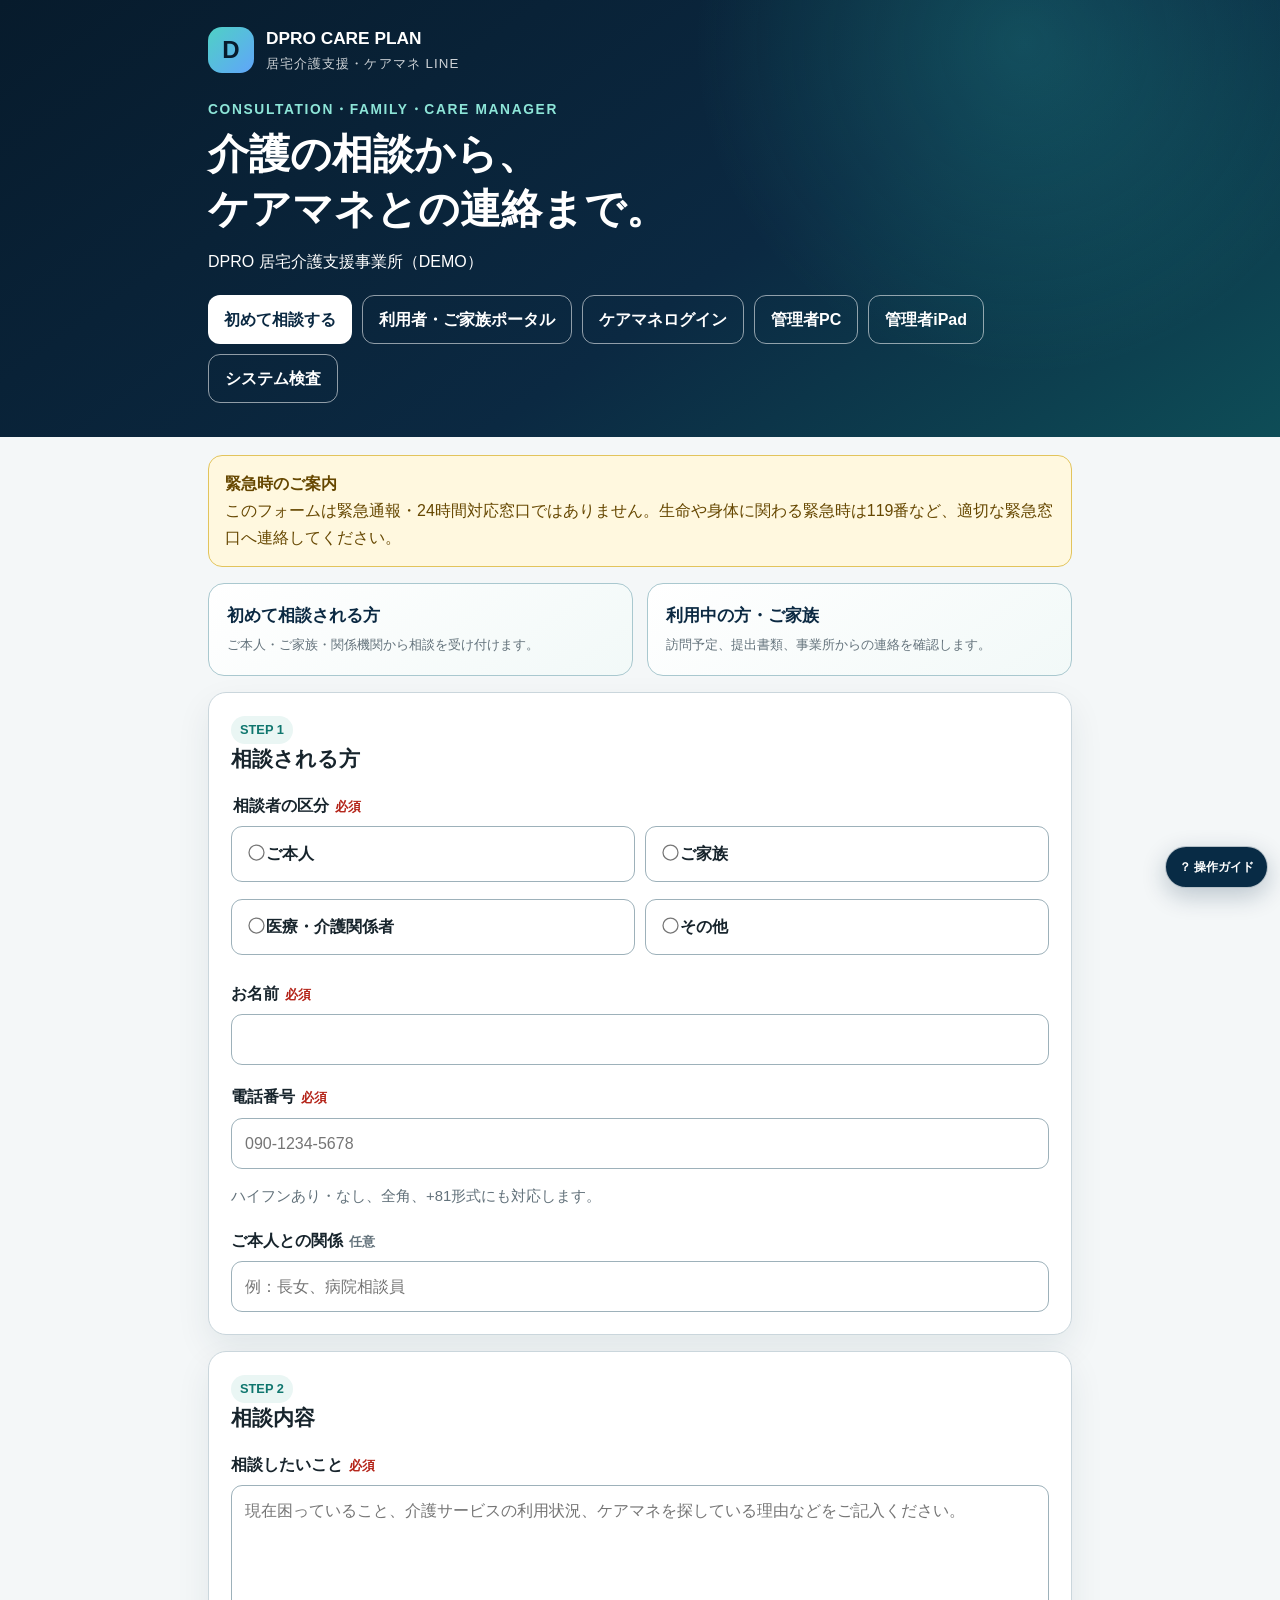
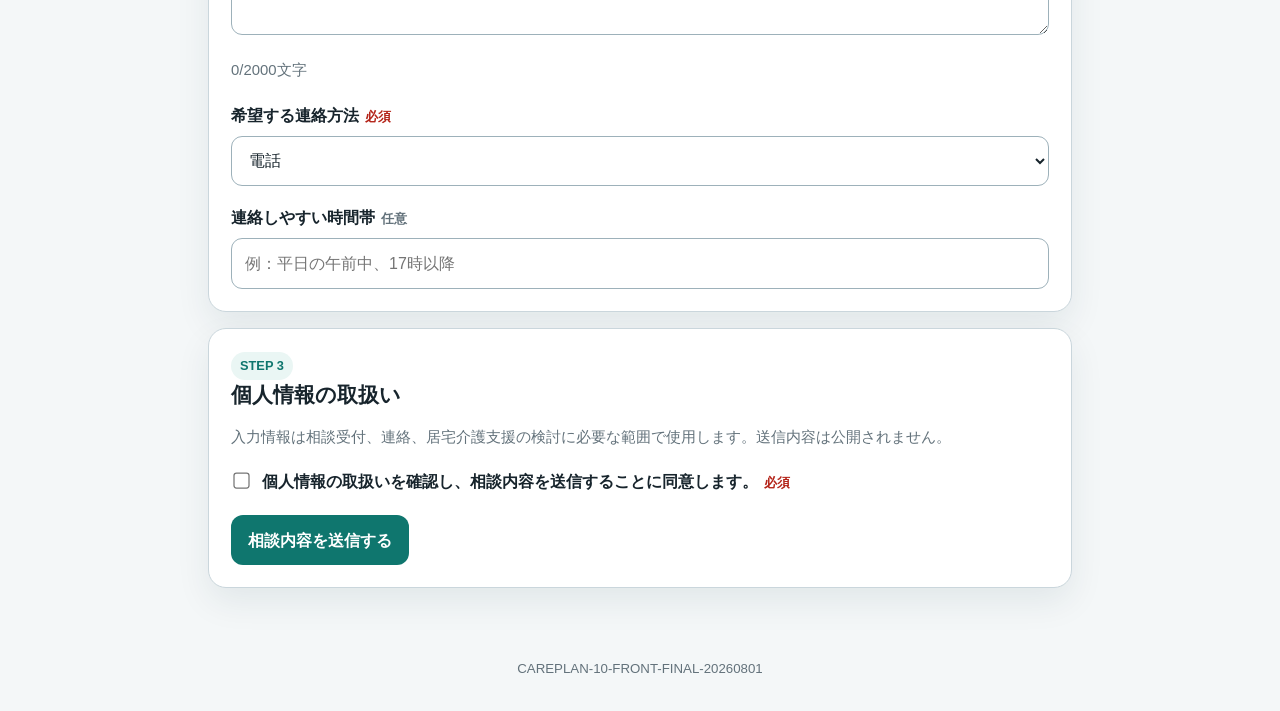
<file: index.html>
<!doctype html><html lang="ja"><head><meta charset="utf-8"><meta name="viewport" content="width=device-width,initial-scale=1,viewport-fit=cover"><meta name="theme-color" content="#0b2942"><meta name="robots" content="noindex,nofollow"><title>DPRO 居宅介護支援・ケアマネ LINE｜相談受付</title><link rel="stylesheet" href="styles.css"></head><body><header class="hero"><div class="wrap"><div class="brand"><span class="brand-mark">D</span><span><strong>DPRO CARE PLAN</strong><small>居宅介護支援・ケアマネ LINE</small></span></div><div class="hero-copy"><p class="eyebrow">CONSULTATION・FAMILY・CARE MANAGER</p><h1>介護の相談から、<br>ケアマネとの連絡まで。</h1><p id="officeName">DPRO 居宅介護支援事業所（DEMO）</p><div class="hero-links"><a class="hero-link primary" href="#consultation">初めて相談する</a><a class="hero-link ghost" href="member.html">利用者・ご家族ポータル</a><a class="hero-link ghost" href="staff.html">ケアマネログイン</a><a class="hero-link ghost" href="owner.html">管理者PC</a><a class="hero-link ghost" href="owner-ipad.html">管理者iPad</a><a class="hero-link ghost" href="system-check.html">システム検査</a></div></div></div></header><main class="main"><div class="wrap"><div class="notice"><strong>緊急時のご案内</strong>このフォームは緊急通報・24時間対応窓口ではありません。生命や身体に関わる緊急時は119番など、適切な緊急窓口へ連絡してください。</div><section class="grid"><a class="menu-card" href="#consultation"><b>初めて相談される方</b><small>ご本人・ご家族・関係機関から相談を受け付けます。</small></a><a class="menu-card" href="member.html"><b>利用中の方・ご家族</b><small>訪問予定、提出書類、事業所からの連絡を確認します。</small></a></section><div id="status" class="status" role="alert" aria-live="polite"></div><form id="intakeForm" novalidate><section class="card" id="consultation"><span class="step">STEP 1</span><h2>相談される方</h2><fieldset class="field" style="border:0;padding:0;margin-left:0;margin-right:0"><legend class="legend">相談者の区分<span class="required">必須</span></legend><div class="choice-grid"><label class="choice"><input type="radio" name="applicantType" value="self"><span>ご本人</span></label><label class="choice"><input type="radio" name="applicantType" value="family"><span>ご家族</span></label><label class="choice"><input type="radio" name="applicantType" value="provider"><span>医療・介護関係者</span></label><label class="choice"><input type="radio" name="applicantType" value="other"><span>その他</span></label></div></fieldset><div class="field"><label for="applicantName">お名前<span class="required">必須</span></label><input class="control" id="applicantName" autocomplete="name" maxlength="100"></div><div class="field"><label for="phone">電話番号<span class="required">必須</span></label><input class="control" id="phone" type="tel" inputmode="tel" autocomplete="tel" maxlength="40" placeholder="090-1234-5678"><p class="hint">ハイフンあり・なし、全角、+81形式にも対応します。</p></div><div class="field"><label for="relationship">ご本人との関係<span class="optional">任意</span></label><input class="control" id="relationship" maxlength="80" placeholder="例：長女、病院相談員"></div></section><section class="card"><span class="step">STEP 2</span><h2>相談内容</h2><div class="field"><label for="inquirySummary">相談したいこと<span class="required">必須</span></label><textarea class="control" id="inquirySummary" maxlength="2000" placeholder="現在困っていること、介護サービスの利用状況、ケアマネを探している理由などをご記入ください。"></textarea><p class="hint"><span id="summaryCount">0</span>/2000文字</p></div><div class="field"><label for="preferredContactMethod">希望する連絡方法<span class="required">必須</span></label><select class="control" id="preferredContactMethod"><option value="phone">電話</option><option value="line">LINE</option><option value="email">メール</option><option value="mail">郵送</option></select></div><div class="field"><label for="preferredContactTime">連絡しやすい時間帯<span class="optional">任意</span></label><input class="control" id="preferredContactTime" maxlength="200" placeholder="例：平日の午前中、17時以降"></div></section><section class="card"><span class="step">STEP 3</span><h2>個人情報の取扱い</h2><p class="hint">入力情報は相談受付、連絡、居宅介護支援の検討に必要な範囲で使用します。送信内容は公開されません。</p><label class="agree"><input id="consent" type="checkbox"><span>個人情報の取扱いを確認し、相談内容を送信することに同意します。<span class="required">必須</span></span></label><div class="honeypot" aria-hidden="true"><label for="website">Website</label><input id="website" tabindex="-1" autocomplete="off"></div><div class="button-row"><button id="submitButton" class="btn primary" type="submit">相談内容を送信する</button></div></section></form></div></main><footer class="footer"><span id="version"></span></footer><script src="config.js"></script><script src="common.js"></script><script src="index.js"></script></body></html>
</file>
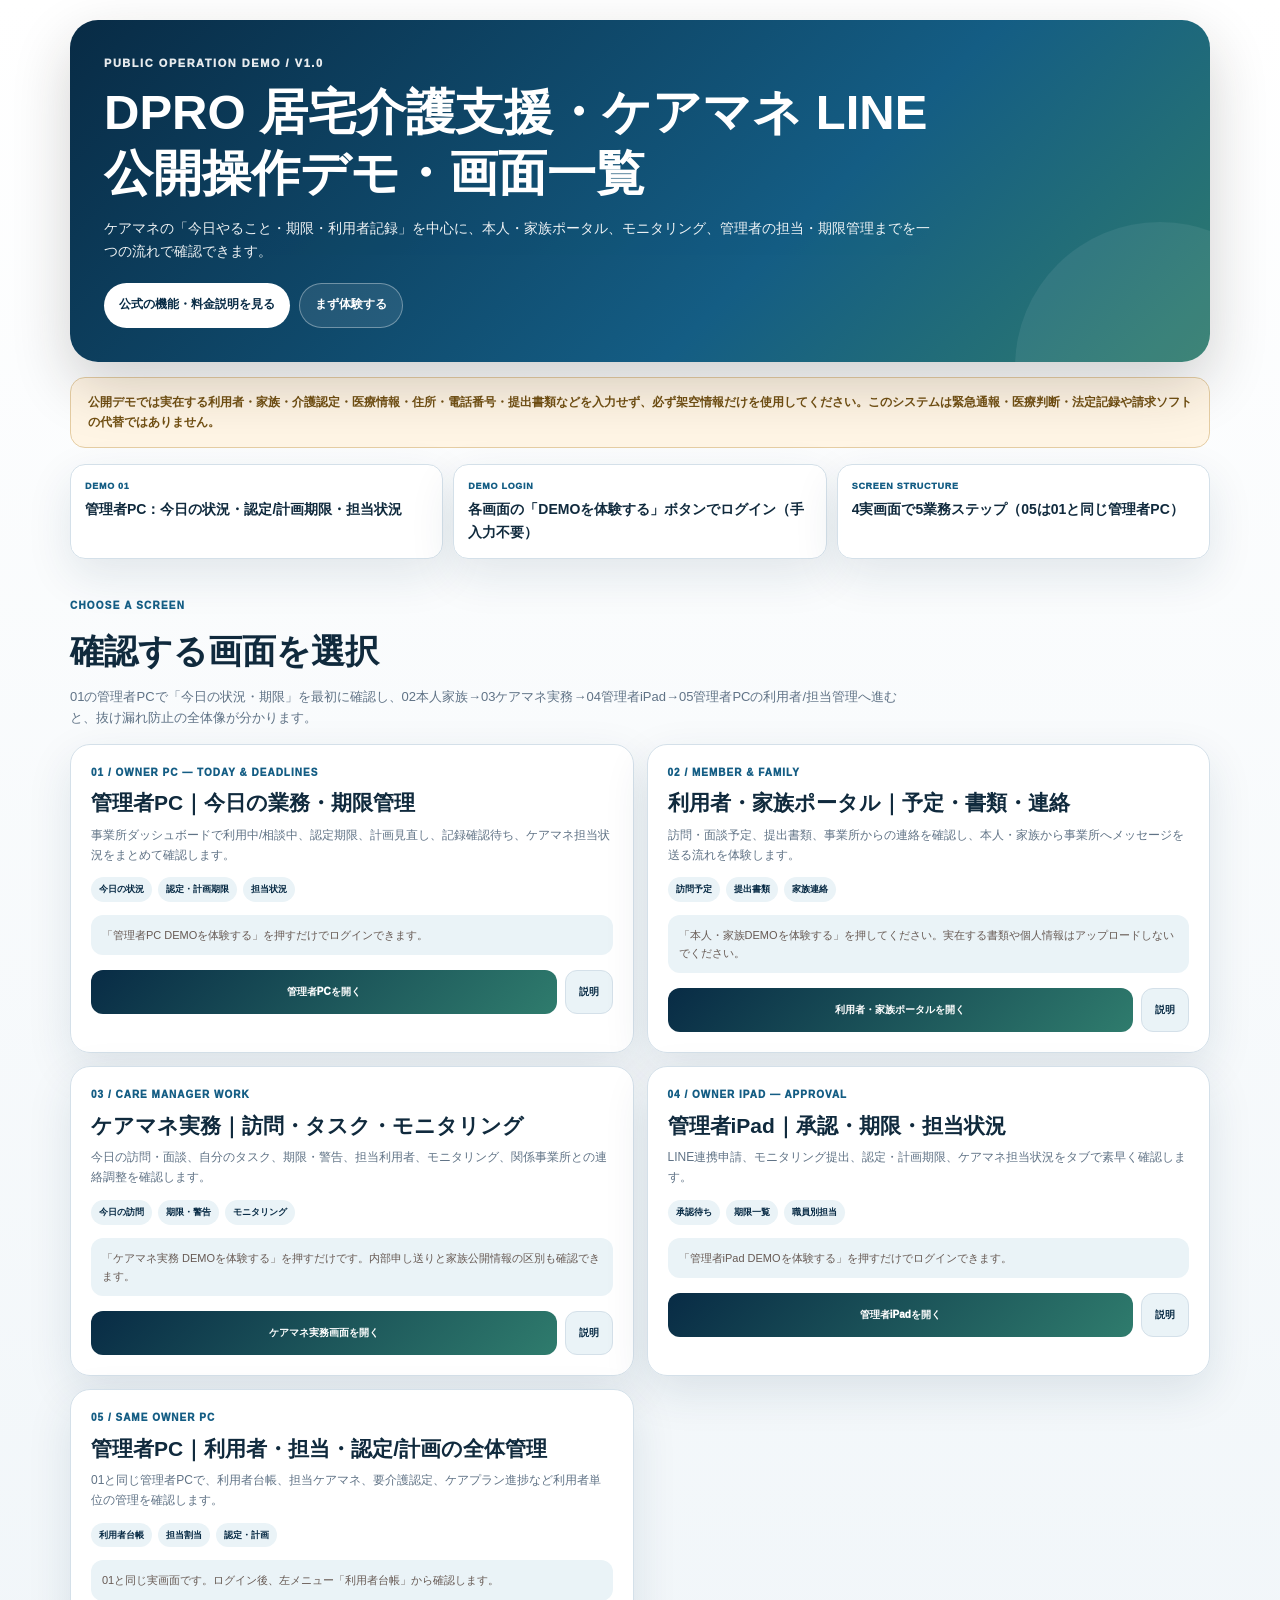
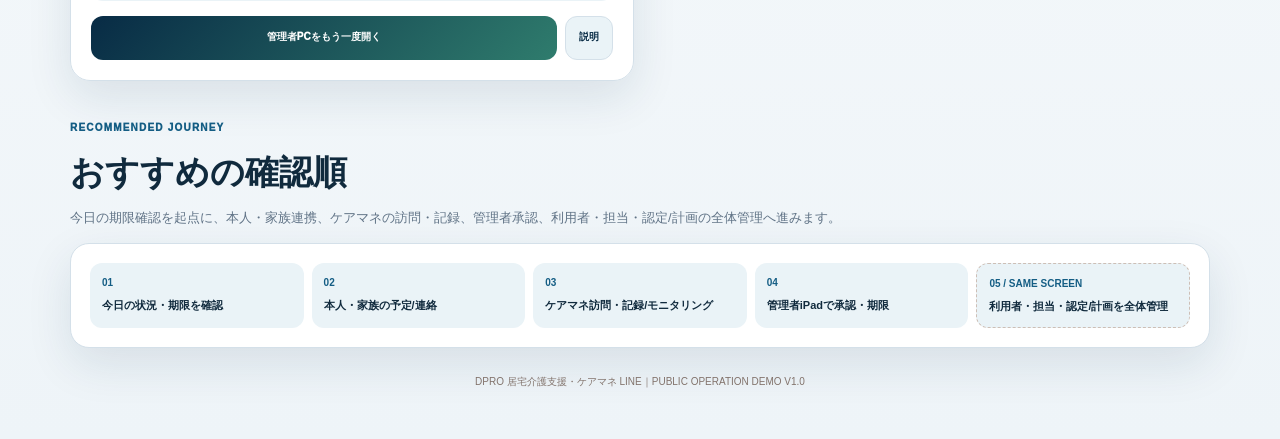
<file: demo-guide.html>
<!doctype html>
<!-- DPRO LIVE DEMO COMMON TEMPLATE V1.0 LOCK / CONFIGURABLE TEMPLATE -->
<html lang="ja">
<head>
<meta charset="utf-8">
<meta name="viewport" content="width=device-width,initial-scale=1,viewport-fit=cover">
<meta name="robots" content="noindex,nofollow,noarchive">
<title id="pageTitle">DPRO 公開操作デモ・画面一覧</title>
<style>
:root{
  --bg:#eef4f8;--card:#fff;--ink:#102a3d;--muted:#607386;--line:#d4e0e9;
  --brand:#145d84;--deep:#082b45;--brand2:#2f7c6d;--soft:#eaf3f7;
  --shadow:0 16px 46px rgba(15,52,78,.11)
}
*{box-sizing:border-box}
html{background:var(--bg);scroll-behavior:smooth}
body{margin:0;min-height:100vh;color:var(--ink);font-family:-apple-system,BlinkMacSystemFont,"Segoe UI","Noto Sans JP","Yu Gothic UI",Meiryo,sans-serif;line-height:1.65;background:linear-gradient(180deg,#fff 0%,var(--bg) 100%)}
a{color:inherit}.page{width:min(1140px,calc(100% - 24px));margin:0 auto;padding:20px 0 48px}
.hero{position:relative;overflow:hidden;padding:34px;border-radius:28px;color:#fff;background:linear-gradient(135deg,var(--deep),var(--brand) 63%,var(--brand2));box-shadow:0 23px 58px rgba(35,30,27,.20)}
.hero:after{content:"";position:absolute;right:-95px;bottom:-150px;width:290px;height:290px;border-radius:50%;background:rgba(255,255,255,.07)}
.kicker{position:relative;z-index:1;font-size:11px;font-weight:1000;letter-spacing:.14em;opacity:.9}
.hero h1{position:relative;z-index:1;margin:10px 0 0;font-size:clamp(28px,5vw,49px);line-height:1.24}
.hero p{position:relative;z-index:1;max-width:830px;margin:13px 0 0;font-size:14px;opacity:.93}
.hero-actions{position:relative;z-index:1;display:flex;gap:9px;flex-wrap:wrap;margin-top:20px}
.button{min-height:45px;display:inline-flex;align-items:center;justify-content:center;padding:9px 15px;border-radius:999px;text-decoration:none;font-size:12px;font-weight:950}
.button-light{color:var(--deep);background:#fff}.button-ghost{color:#fff;border:1px solid rgba(255,255,255,.35);background:rgba(255,255,255,.09)}
.notice{margin-top:15px;padding:15px 17px;border:1px solid #e5cda3;border-radius:15px;background:#fff5e5;color:#725013;font-size:12px;font-weight:760}
.demo-info{margin-top:16px;display:grid;grid-template-columns:repeat(3,minmax(0,1fr));gap:10px}
.demo-info>div{padding:14px;border:1px solid var(--line);border-radius:15px;background:rgba(255,255,255,.96);box-shadow:var(--shadow)}
.demo-info small{display:block;color:var(--brand);font-size:9px;font-weight:1000;letter-spacing:.08em}.demo-info strong{display:block;margin-top:4px;font-size:14px}
.section-head{margin:32px 0 15px}.section-head small{color:var(--brand);font-size:10px;font-weight:1000;letter-spacing:.12em}.section-head h2{margin:5px 0 0;font-size:clamp(23px,4vw,34px)}.section-head p{max-width:840px;margin:7px 0 0;color:var(--muted);font-size:13px}
.grid{display:grid;grid-template-columns:repeat(2,minmax(0,1fr));gap:13px}
.card{min-width:0;padding:20px;border:1px solid var(--line);border-radius:20px;background:rgba(255,255,255,.98);box-shadow:var(--shadow)}
.card-number{color:var(--brand);font-size:10px;font-weight:1000;letter-spacing:.1em}.card h3{margin:7px 0 0;font-size:21px;line-height:1.4}.card p{margin:8px 0 0;color:var(--muted);font-size:12px}
.pills{display:flex;gap:6px;flex-wrap:wrap;margin-top:12px}.pills span{padding:5px 8px;border-radius:999px;background:var(--soft);color:var(--deep);font-size:9px;font-weight:900}
.card-note{margin-top:13px;padding:11px;border-radius:12px;background:var(--soft);color:#675a54;font-size:11px}.card-note b{color:var(--deep)}
.card-actions{display:grid;grid-template-columns:1fr auto;gap:8px;margin-top:15px}
.open,.official{min-height:44px;display:flex;align-items:center;justify-content:center;padding:9px 13px;border-radius:12px;text-decoration:none;font-size:10px;font-weight:950}
.open{color:#fff;background:linear-gradient(135deg,var(--deep),var(--brand2))}.official{color:var(--deep);border:1px solid var(--line);background:var(--soft)}
.flow{margin-top:14px;padding:19px;border:1px solid var(--line);border-radius:19px;background:#fff;box-shadow:var(--shadow)}
.flow-grid{display:grid;grid-template-columns:repeat(var(--flow-cols,5),minmax(0,1fr));gap:8px}
.flow-step{padding:12px;border-radius:12px;background:var(--soft)}.flow-step b{display:block;color:var(--brand);font-size:10px}.flow-step strong{display:block;margin-top:4px;font-size:11px}.flow-step.same{border:1px dashed #cdbfb6}
.footer{margin-top:26px;color:#82736c;font-size:10px;text-align:center}
@media(max-width:900px){.flow-grid{grid-template-columns:repeat(2,minmax(0,1fr))}}
@media(max-width:760px){.hero{padding:25px 20px}.demo-info,.grid,.flow-grid{grid-template-columns:1fr}}
@media(max-width:420px){.page{width:min(100% - 16px,1140px)}.card-actions{grid-template-columns:1fr}}
</style>
</head>
<body>
<main class="page">
<section class="hero">
  <div class="kicker">PUBLIC OPERATION DEMO / V1.0</div>
  <h1 id="heroTitle"></h1>
  <p id="heroCopy"></p>
  <div class="hero-actions">
    <a class="button button-light" id="officialLink">公式の機能・料金説明を見る</a>
    <a class="button button-ghost" id="primaryDemoLink">まず体験する</a>
  </div>
</section>

<div class="notice" id="notice"></div>

<section class="demo-info" id="quickInfo" aria-label="デモ利用情報"></section>

<div class="section-head">
  <small>CHOOSE A SCREEN</small>
  <h2>確認する画面を選択</h2>
  <p id="screenIntro"></p>
</div>

<section class="grid" id="screenGrid"></section>

<div class="section-head">
  <small>RECOMMENDED JOURNEY</small>
  <h2>おすすめの確認順</h2>
  <p id="journeyIntro"></p>
</div>
<section class="flow"><div class="flow-grid" id="flowGrid"></div></section>

<div class="footer" id="footer"></div>
</main>

<script>
/*
  DPRO LIVE DEMO COMMON TEMPLATE V1.0
  ------------------------------------------------------------
  変更してよいのは CONFIG の値とCSS変数のブランド色のみ。
  DOM骨格・セクション順・公開注意・CHOOSE A SCREEN・
  RECOMMENDED JOURNEYはCOMMON TEMPLATE V1.0 LOCK対象。
*/
const CONFIG = {
  "systemName": "DPRO 居宅介護支援・ケアマネ LINE",
  "pageTitle": "DPRO 居宅介護支援・ケアマネ LINE｜公開操作デモ・画面一覧",
  "heroCopy": "ケアマネの「今日やること・期限・利用者記録」を中心に、本人・家族ポータル、モニタリング、管理者の担当・期限管理までを一つの流れで確認できます。",
  "officialUrl": "https://dpromstk2000-lab.github.io/dpro-line-systems-site/systems/careplan.html",
  "primaryDemoUrl": "owner.html",
  "notice": "公開デモでは実在する利用者・家族・介護認定・医療情報・住所・電話番号・提出書類などを入力せず、必ず架空情報だけを使用してください。このシステムは緊急通報・医療判断・法定記録や請求ソフトの代替ではありません。",
  "screenIntro": "01の管理者PCで「今日の状況・期限」を最初に確認し、02本人家族→03ケアマネ実務→04管理者iPad→05管理者PCの利用者/担当管理へ進むと、抜け漏れ防止の全体像が分かります。",
  "journeyIntro": "今日の期限確認を起点に、本人・家族連携、ケアマネの訪問・記録、管理者承認、利用者・担当・認定/計画の全体管理へ進みます。",
  "adminCode": "1234",
  "quickInfo": [
    {
      "label": "DEMO 01",
      "text": "管理者PC：今日の状況・認定/計画期限・担当状況"
    },
    {
      "label": "DEMO LOGIN",
      "text": "各画面の「DEMOを体験する」ボタンでログイン（手入力不要）"
    },
    {
      "label": "SCREEN STRUCTURE",
      "text": "4実画面で5業務ステップ（05は01と同じ管理者PC）"
    }
  ],
  "screens": [
    {
      "step": "01 / OWNER PC — TODAY & DEADLINES",
      "title": "管理者PC｜今日の業務・期限管理",
      "description": "事業所ダッシュボードで利用中/相談中、認定期限、計画見直し、記録確認待ち、ケアマネ担当状況をまとめて確認します。",
      "tags": [
        "今日の状況",
        "認定・計画期限",
        "担当状況"
      ],
      "note": "「管理者PC DEMOを体験する」を押すだけでログインできます。",
      "url": "owner.html",
      "cta": "管理者PCを開く",
      "officialUrl": "https://dpromstk2000-lab.github.io/dpro-line-systems-site/systems/careplan.html"
    },
    {
      "step": "02 / MEMBER & FAMILY",
      "title": "利用者・家族ポータル｜予定・書類・連絡",
      "description": "訪問・面談予定、提出書類、事業所からの連絡を確認し、本人・家族から事業所へメッセージを送る流れを体験します。",
      "tags": [
        "訪問予定",
        "提出書類",
        "家族連絡"
      ],
      "note": "「本人・家族DEMOを体験する」を押してください。実在する書類や個人情報はアップロードしないでください。",
      "url": "member.html",
      "cta": "利用者・家族ポータルを開く",
      "officialUrl": "https://dpromstk2000-lab.github.io/dpro-line-systems-site/systems/careplan.html"
    },
    {
      "step": "03 / CARE MANAGER WORK",
      "title": "ケアマネ実務｜訪問・タスク・モニタリング",
      "description": "今日の訪問・面談、自分のタスク、期限・警告、担当利用者、モニタリング、関係事業所との連絡調整を確認します。",
      "tags": [
        "今日の訪問",
        "期限・警告",
        "モニタリング"
      ],
      "note": "「ケアマネ実務 DEMOを体験する」を押すだけです。内部申し送りと家族公開情報の区別も確認できます。",
      "url": "staff.html",
      "cta": "ケアマネ実務画面を開く",
      "officialUrl": "https://dpromstk2000-lab.github.io/dpro-line-systems-site/systems/careplan.html"
    },
    {
      "step": "04 / OWNER IPAD — APPROVAL",
      "title": "管理者iPad｜承認・期限・担当状況",
      "description": "LINE連携申請、モニタリング提出、認定・計画期限、ケアマネ担当状況をタブで素早く確認します。",
      "tags": [
        "承認待ち",
        "期限一覧",
        "職員別担当"
      ],
      "note": "「管理者iPad DEMOを体験する」を押すだけでログインできます。",
      "url": "owner-ipad.html",
      "cta": "管理者iPadを開く",
      "officialUrl": "https://dpromstk2000-lab.github.io/dpro-line-systems-site/systems/careplan.html"
    },
    {
      "step": "05 / SAME OWNER PC",
      "title": "管理者PC｜利用者・担当・認定/計画の全体管理",
      "description": "01と同じ管理者PCで、利用者台帳、担当ケアマネ、要介護認定、ケアプラン進捗など利用者単位の管理を確認します。",
      "tags": [
        "利用者台帳",
        "担当割当",
        "認定・計画"
      ],
      "note": "01と同じ実画面です。ログイン後、左メニュー「利用者台帳」から確認します。",
      "url": "owner.html",
      "cta": "管理者PCをもう一度開く",
      "officialUrl": "https://dpromstk2000-lab.github.io/dpro-line-systems-site/systems/careplan.html"
    }
  ],
  "journey": [
    {
      "step": "01",
      "text": "今日の状況・期限を確認"
    },
    {
      "step": "02",
      "text": "本人・家族の予定/連絡"
    },
    {
      "step": "03",
      "text": "ケアマネ訪問・記録/モニタリング"
    },
    {
      "step": "04",
      "text": "管理者iPadで承認・期限"
    },
    {
      "step": "05",
      "text": "利用者・担当・認定/計画を全体管理",
      "sameScreen": true
    }
  ]
};

document.documentElement.style.setProperty("--flow-cols", String(Math.min(CONFIG.journey.length, 7)));
document.title = CONFIG.pageTitle;
document.getElementById("heroTitle").innerHTML = `${CONFIG.systemName}<br>公開操作デモ・画面一覧`;
document.getElementById("heroCopy").textContent = CONFIG.heroCopy;
document.getElementById("officialLink").href = CONFIG.officialUrl;
document.getElementById("primaryDemoLink").href = CONFIG.primaryDemoUrl;
document.getElementById("notice").textContent = CONFIG.notice;
document.getElementById("screenIntro").textContent = CONFIG.screenIntro;
document.getElementById("journeyIntro").textContent = CONFIG.journeyIntro;
document.getElementById("footer").textContent = `${CONFIG.systemName}｜PUBLIC OPERATION DEMO V1.0`;

document.getElementById("quickInfo").innerHTML = CONFIG.quickInfo.map(x =>
  `<div><small>${x.label}</small><strong>${x.text}</strong></div>`
).join("");

document.getElementById("screenGrid").innerHTML = CONFIG.screens.map(x => `
  <article class="card">
    <div class="card-number">${x.step}</div>
    <h3>${x.title}</h3>
    <p>${x.description}</p>
    <div class="pills">${x.tags.map(t => `<span>${t}</span>`).join("")}</div>
    <div class="card-note">${x.note}</div>
    <div class="card-actions">
      <a class="open" href="${x.url}">${x.cta}</a>
      <a class="official" href="${x.officialUrl}">説明</a>
    </div>
  </article>
`).join("");

document.getElementById("flowGrid").innerHTML = CONFIG.journey.map(x => `
  <div class="flow-step${x.sameScreen ? " same" : ""}">
    <b>${x.step}${x.sameScreen ? " / SAME SCREEN" : ""}</b>
    <strong>${x.text}</strong>
  </div>
`).join("");
</script>
</body>
</html>
</file>
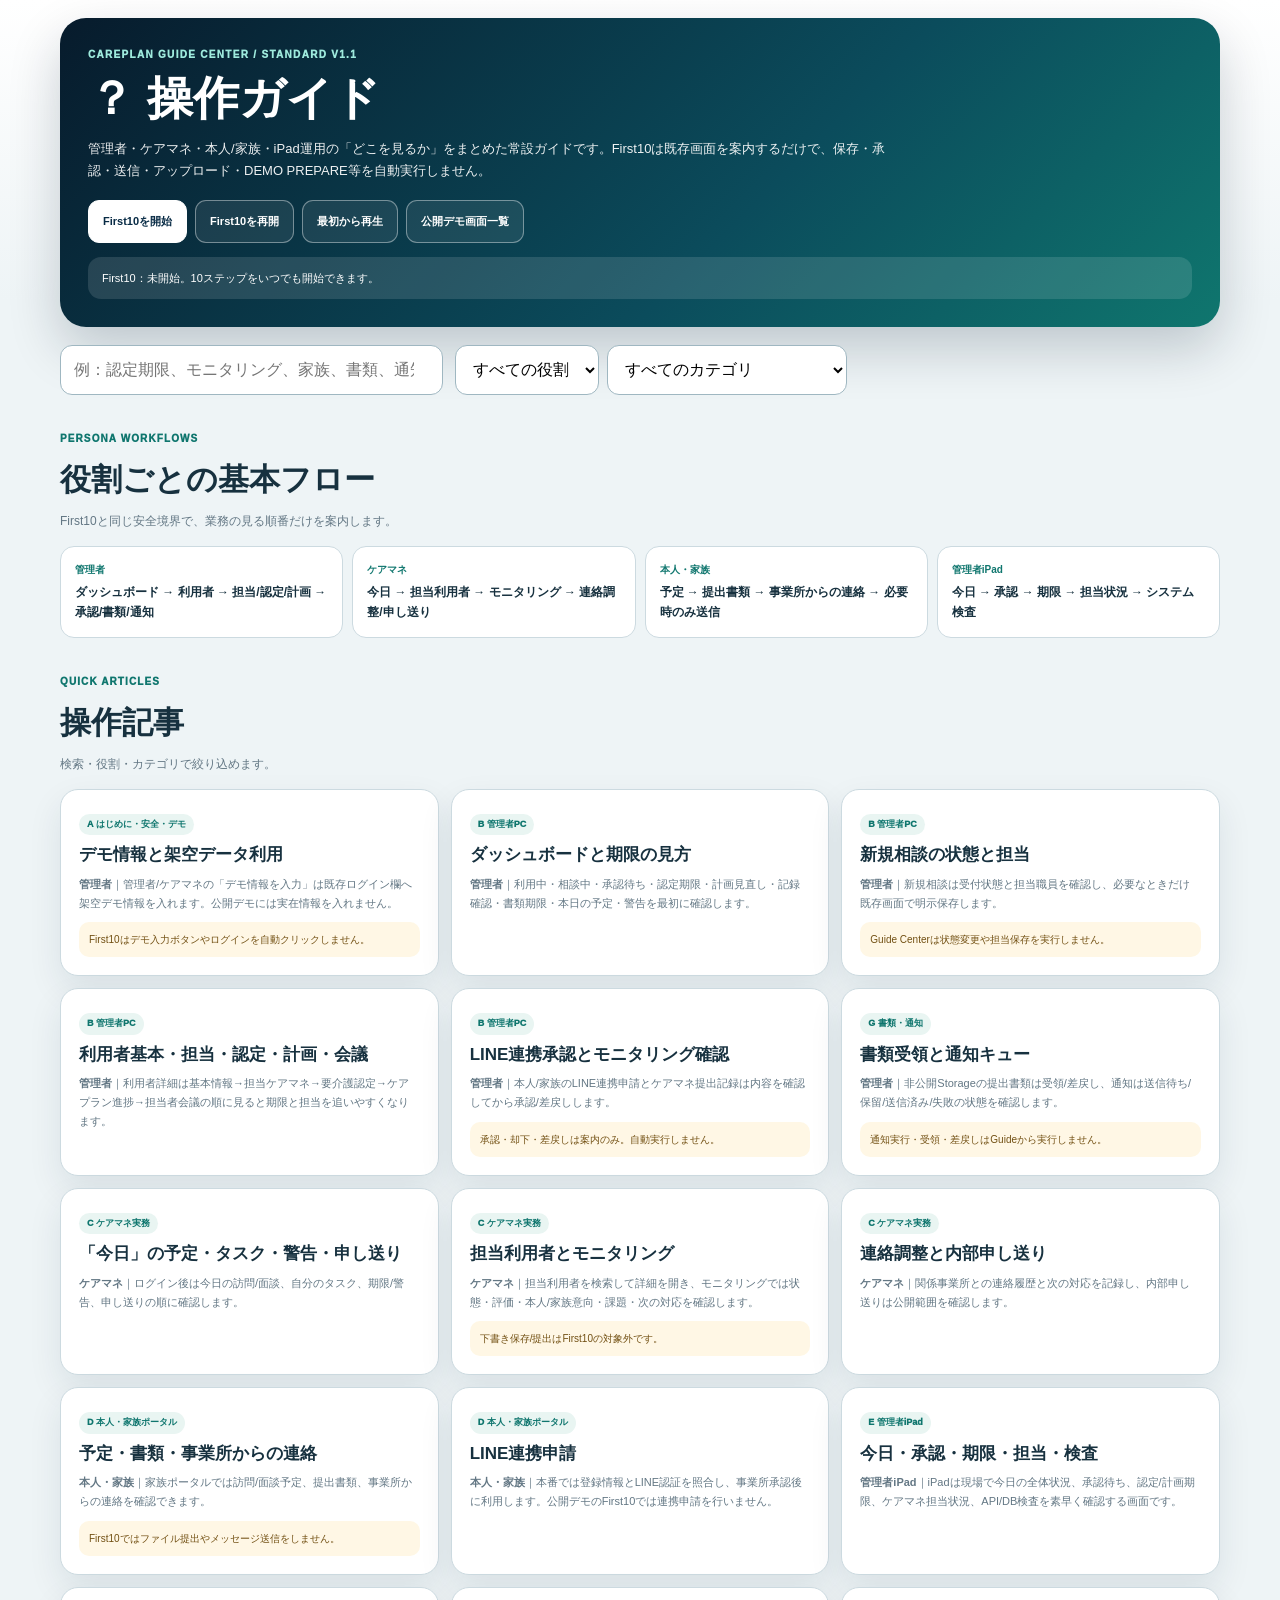
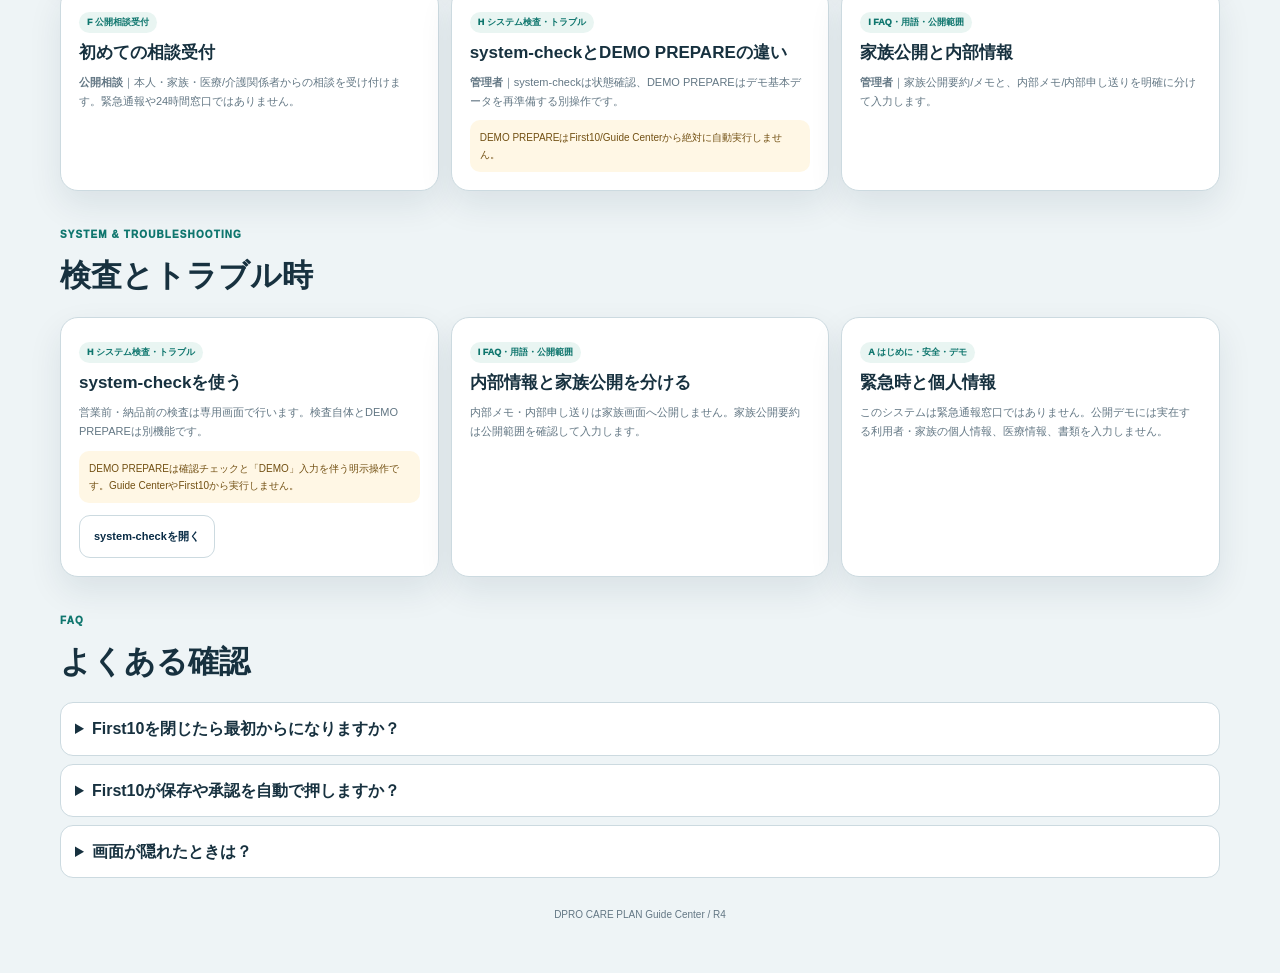
<file: guide-center.html>
<!doctype html>
<html lang="ja">
<head>
<meta charset="utf-8"><meta name="viewport" content="width=device-width,initial-scale=1,viewport-fit=cover"><meta name="robots" content="noindex,nofollow,noarchive">
<title>DPRO CARE PLAN｜操作ガイド</title><link rel="stylesheet" href="guide-center.css">
</head>
<body><main class="gc-wrap">
<section class="gc-hero"><div class="gc-kicker">CAREPLAN GUIDE CENTER / STANDARD V1.1</div><h1>？ 操作ガイド</h1><p>管理者・ケアマネ・本人/家族・iPad運用の「どこを見るか」をまとめた常設ガイドです。First10は既存画面を案内するだけで、保存・承認・送信・アップロード・DEMO PREPARE等を自動実行しません。</p><div class="gc-actions"><a id="launchFirst10" class="gc-btn primary" href="tutorial.html?mode=replay">First10を開始</a><a id="resumeFirst10" class="gc-btn ghost" href="tutorial.html">First10を再開</a><a id="replayFirst10" class="gc-btn ghost" href="tutorial.html?mode=replay">最初から再生</a><a class="gc-btn ghost" href="demo-guide.html">公開デモ画面一覧</a></div><div id="first10Status" class="gc-status" aria-live="polite"></div></section>
<section class="gc-tools" aria-label="ガイド検索と絞り込み"><input id="guideSearch" class="gc-search" type="search" placeholder="例：認定期限、モニタリング、家族、書類、通知"><div class="gc-filters"><select id="roleFilter" class="gc-filter"><option value="">すべての役割</option><option>管理者</option><option>ケアマネ</option><option>本人・家族</option><option>管理者iPad</option><option>公開相談</option></select><select id="categoryFilter" class="gc-filter"><option value="">すべてのカテゴリ</option><option>A はじめに・安全・デモ</option><option>B 管理者PC</option><option>C ケアマネ実務</option><option>D 本人・家族ポータル</option><option>E 管理者iPad</option><option>F 公開相談受付</option><option>G 書類・通知</option><option>H システム検査・トラブル</option><option>I FAQ・用語・公開範囲</option></select></div></section>
<section class="gc-section"><div class="gc-section-head"><small>PERSONA WORKFLOWS</small><h2>役割ごとの基本フロー</h2><p>First10と同じ安全境界で、業務の見る順番だけを案内します。</p></div><div class="gc-workflow"><div class="gc-flow-step"><b>管理者</b><strong>ダッシュボード → 利用者 → 担当/認定/計画 → 承認/書類/通知</strong></div><div class="gc-flow-step"><b>ケアマネ</b><strong>今日 → 担当利用者 → モニタリング → 連絡調整/申し送り</strong></div><div class="gc-flow-step"><b>本人・家族</b><strong>予定 → 提出書類 → 事業所からの連絡 → 必要時のみ送信</strong></div><div class="gc-flow-step"><b>管理者iPad</b><strong>今日 → 承認 → 期限 → 担当状況 → システム検査</strong></div></div></section>
<section class="gc-section"><div class="gc-section-head"><small>QUICK ARTICLES</small><h2>操作記事</h2><p>検索・役割・カテゴリで絞り込めます。</p></div><div id="articleGrid" class="gc-grid"></div><div id="articleEmpty" class="gc-empty" hidden>条件に一致する記事はありません。</div></section>
<section class="gc-section"><div class="gc-section-head"><small>SYSTEM & TROUBLESHOOTING</small><h2>検査とトラブル時</h2></div><div class="gc-grid"><article class="gc-card"><span class="tag">H システム検査・トラブル</span><h3>system-checkを使う</h3><p>営業前・納品前の検査は専用画面で行います。検査自体とDEMO PREPAREは別機能です。</p><div class="safe">DEMO PREPAREは確認チェックと「DEMO」入力を伴う明示操作です。Guide CenterやFirst10から実行しません。</div><a class="gc-btn" href="system-check.html">system-checkを開く</a></article><article class="gc-card"><span class="tag">I FAQ・用語・公開範囲</span><h3>内部情報と家族公開を分ける</h3><p>内部メモ・内部申し送りは家族画面へ公開しません。家族公開要約は公開範囲を確認して入力します。</p></article><article class="gc-card"><span class="tag">A はじめに・安全・デモ</span><h3>緊急時と個人情報</h3><p>このシステムは緊急通報窓口ではありません。公開デモには実在する利用者・家族の個人情報、医療情報、書類を入力しません。</p></article></div></section>
<section class="gc-section"><div class="gc-section-head"><small>FAQ</small><h2>よくある確認</h2></div><div class="gc-faq"><details><summary>First10を閉じたら最初からになりますか？</summary><p>いいえ。「閉じる」またはEscでは進行中のステップをTutorial専用localStorageに保持し、「再開」から続けられます。</p></details><details><summary>First10が保存や承認を自動で押しますか？</summary><p>押しません。業務ボタンはユーザーが明示操作する既存UIのままです。Tutorial runtimeは業務APIを呼びません。</p></details><details><summary>画面が隠れたときは？</summary><p>説明カード上部の「ここをドラッグ」をマウス/タッチで移動できます。キーボードではハンドルにTabで移動し、矢印キー、Shift+矢印キーで移動できます。</p></details></div></section>
<div class="gc-footer">DPRO CARE PLAN Guide Center / R4</div>
</main><script src="guide-center.js"></script></body></html>
</file>
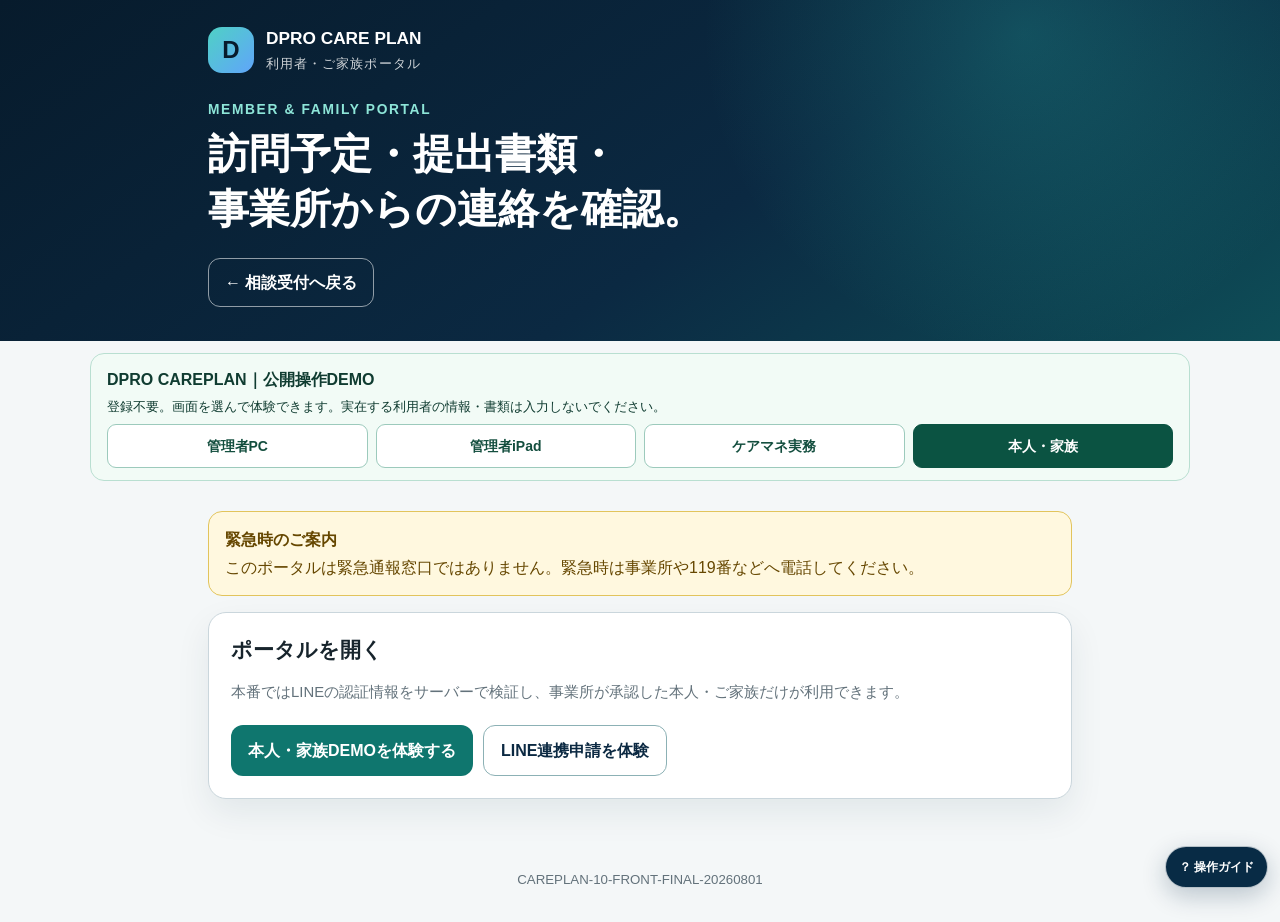
<file: member.html>
<!doctype html><html lang="ja"><head><meta charset="utf-8"><meta name="viewport" content="width=device-width,initial-scale=1,viewport-fit=cover"><meta name="theme-color" content="#0b2942"><meta name="robots" content="noindex,nofollow"><title>DPRO 居宅介護支援｜利用者・家族ポータル</title><link rel="stylesheet" href="styles.css"><script src="https://static.line-scdn.net/liff/edge/2/sdk.js"></script></head><body><header class="hero"><div class="wrap"><div class="brand"><span class="brand-mark">D</span><span><strong>DPRO CARE PLAN</strong><small>利用者・ご家族ポータル</small></span></div><div class="hero-copy"><p class="eyebrow">MEMBER &amp; FAMILY PORTAL</p><h1>訪問予定・提出書類・<br>事業所からの連絡を確認。</h1><div class="hero-links"><a class="hero-link ghost" href="index.html">← 相談受付へ戻る</a></div></div></div></header><main class="main"><div class="wrap"><div class="notice"><strong>緊急時のご案内</strong>このポータルは緊急通報窓口ではありません。緊急時は事業所や119番などへ電話してください。</div><div id="status" class="status" role="alert" aria-live="polite"></div><section id="loginPanel" class="card"><h2>ポータルを開く</h2><p class="hint">本番ではLINEの認証情報をサーバーで検証し、事業所が承認した本人・ご家族だけが利用できます。</p><div id="demoActions" class="button-row"><button id="demoLogin" class="btn primary" type="button">山田様のご家族として体験</button><button id="showLink" class="btn secondary" type="button">LINE連携申請を体験</button></div><button id="lineLogin" class="btn primary hidden" type="button">LINEでログインする</button></section><section id="linkPanel" class="card hidden"><h2>LINE連携を申請する</h2><p class="hint">登録済み情報と一致した場合に申請を受け付け、事業所の承認後に利用できます。</p><form id="linkForm"><fieldset class="field" style="border:0;padding:0;margin-left:0;margin-right:0"><legend class="legend">申請者<span class="required">必須</span></legend><div class="choice-grid"><label class="choice"><input type="radio" name="actorType" value="self"><span>ご本人</span></label><label class="choice"><input type="radio" name="actorType" value="family" checked><span>ご家族</span></label></div></fieldset><div class="field"><label for="clientCode">利用者番号<span class="required">必須</span></label><input class="control" id="clientCode" maxlength="64"></div><div class="field"><label for="applicantName">申請者のお名前<span class="required">必須</span></label><input class="control" id="applicantName" maxlength="100"></div><div class="field"><label for="linkPhone">登録済み電話番号<span class="required">必須</span></label><input class="control" id="linkPhone" type="tel" inputmode="tel" maxlength="40"></div><div id="birthField" class="field hidden"><label for="birthDate">ご本人の生年月日<span class="required">必須</span></label><input class="control" id="birthDate" type="date"></div><div class="field"><label for="linkRelationship">本人との関係<span class="optional">任意</span></label><input class="control" id="linkRelationship" maxlength="80"></div><label class="agree"><input id="linkConsent" type="checkbox"><span>本人確認とLINE連携申請のため、入力情報を事業所へ送信することに同意します。<span class="required">必須</span></span></label><div class="button-row"><button id="cancelLink" class="btn secondary" type="button">戻る</button><button id="submitLink" class="btn primary" type="submit">連携申請を送信する</button></div></form></section><section id="portal" class="hidden"><div class="card profile"><div><span id="roleBadge" class="badge"></span><div id="actorName" class="profile-name"></div><p id="clientName" class="muted"></p><p id="careManager" class="muted"></p></div><button id="logout" class="btn danger" type="button">ログアウト</button></div><div class="dashboard"><section class="card"><div class="section-head"><h2>訪問・面談予定</h2><span id="appointmentCount" class="count"></span></div><div id="appointments"></div></section><section class="card"><div class="section-head"><h2>提出書類</h2><span id="documentCount" class="count"></span></div><p class="hint">PDF・画像・Word・Excel・テキストを10MBまで、安全な非公開領域へ提出できます。</p><div id="documents"></div></section><section class="card"><div class="section-head"><h2>事業所からの連絡</h2><span id="messageCount" class="count"></span></div><div id="messages"></div></section><section class="card"><h2>事業所へ連絡</h2><form id="messageForm"><div class="field"><label for="messageSubject">件名<span class="optional">任意</span></label><input class="control" id="messageSubject" maxlength="120"></div><div class="field"><label for="messageBody">連絡内容<span class="required">必須</span></label><textarea class="control" id="messageBody" maxlength="2000"></textarea></div><button id="sendMessage" class="btn primary" type="submit">事業所へ送信する</button></form></section></div></section></div></main><footer class="footer"><span id="version"></span></footer><script src="config.js"></script><script src="common.js"></script><script src="member.js"></script><script src="careplan-demo-entry.js?v=20261127-r2"></script>
</body></html>
</file>
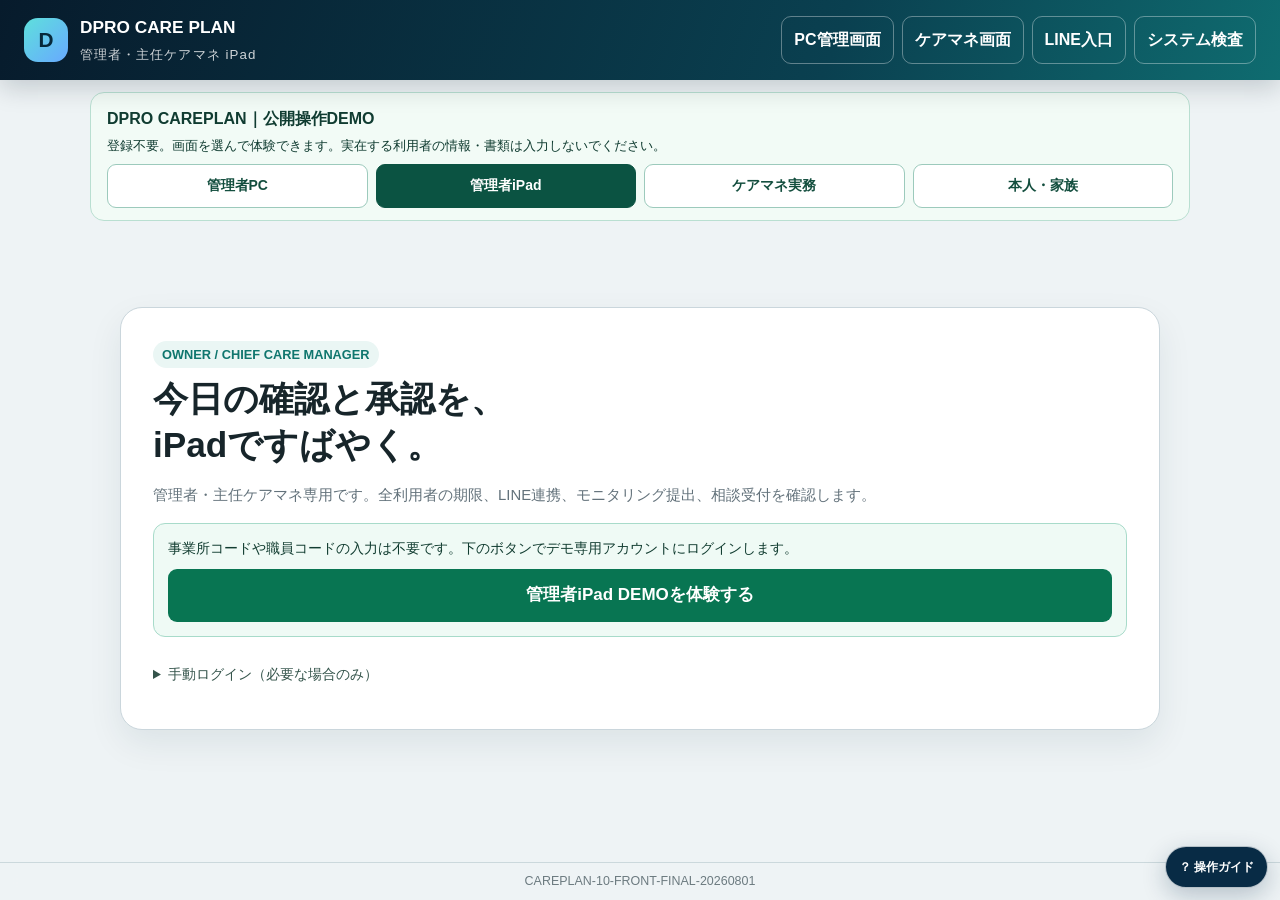
<file: owner-ipad.html>
<!doctype html>
<html lang="ja">
<head>
  <meta charset="utf-8">
  <meta name="viewport" content="width=device-width,initial-scale=1,viewport-fit=cover">
  <meta name="theme-color" content="#071b2c">
  <meta name="robots" content="noindex,nofollow">
  <title>DPRO 居宅介護支援｜管理者・主任ケアマネ iPad</title>
  <link rel="stylesheet" href="styles.css">
  <link rel="stylesheet" href="owner-ipad.css">
</head>
<body class="ipad-body">
<header class="ipad-header">
  <div class="ipad-header-inner">
    <div class="brand"><span class="brand-mark">D</span><span><strong>DPRO CARE PLAN</strong><small>管理者・主任ケアマネ iPad</small></span></div>
    <div class="ipad-header-actions">
      <a href="owner.html">PC管理画面</a>
      <a href="staff.html">ケアマネ画面</a>
      <a href="index.html">LINE入口</a><a href="system-check.html">システム検査</a>
    </div>
  </div>
</header>

<main class="ipad-main">
  <div id="status" class="status ipad-status" role="alert" aria-live="polite"></div>

  <section id="loginPanel" class="card ipad-login">
    <span class="step">OWNER / CHIEF CARE MANAGER</span>
    <h1>今日の確認と承認を、<br>iPadですばやく。</h1>
    <p class="hint">管理者・主任ケアマネ専用です。全利用者の期限、LINE連携、モニタリング提出、相談受付を確認します。</p>
    <form id="loginForm">
      <div class="ipad-login-grid">
        <div class="field"><label for="organizationCode">事業所コード</label><input class="control" id="organizationCode" maxlength="64"></div>
        <div class="field"><label for="staffCode">職員コード</label><input class="control" id="staffCode" maxlength="64"></div>
        <div class="field"><label for="accessCode">管理コード</label><div class="code-row"><input class="control" id="accessCode" type="password" inputmode="numeric" maxlength="128"><button id="clearCode" class="clear-btn" type="button">削除</button></div></div>
      </div>
      <div class="button-row"><button id="demoFill" class="btn secondary" type="button">デモ情報を入力</button><button id="loginButton" class="btn primary" type="submit">ログイン</button></div>
    </form>
  </section>

  <section id="appPanel" class="hidden">
    <section class="ipad-topbar">
      <div>
        <span class="badge">認証済み</span>
        <strong id="ownerName"></strong>
        <small id="ownerMeta"></small>
      </div>
      <div class="ipad-topbar-center">
        <strong id="organizationName"></strong>
        <small id="todayLabel"></small>
      </div>
      <div class="ipad-topbar-actions">
        <button id="refreshAll" class="btn secondary" type="button">再読込</button>
        <button id="logout" class="btn danger" type="button">ログアウト</button>
      </div>
    </section>

    <nav class="ipad-tabs" aria-label="iPad業務メニュー">
      <button class="active" data-view="today" type="button"><b>今日</b><small>全体状況</small></button>
      <button data-view="approval" type="button"><b>承認</b><small id="approvalTabCount">0件</small></button>
      <button data-view="deadline" type="button"><b>期限</b><small id="deadlineTabCount">0件</small></button>
      <button data-view="staff" type="button"><b>担当状況</b><small>職員別</small></button>
      <button data-view="system" type="button"><b>検査</b><small>API・DB</small></button>
    </nav>

    <section id="viewToday" class="ipad-view">
      <div id="summaryGrid" class="ipad-summary-grid"></div>
      <div class="ipad-two-columns">
        <section class="card ipad-panel">
          <div class="section-head"><h2>新規相談・紹介</h2><span id="intakeCount" class="count"></span></div>
          <div id="intakeList"></div>
        </section>
        <section class="card ipad-panel">
          <div class="section-head"><h2>今後の担当者会議</h2><span id="meetingCount" class="count"></span></div>
          <div id="meetingList"></div>
        </section>
      </div>
    </section>

    <section id="viewApproval" class="ipad-view hidden">
      <div class="view-heading"><div><p class="eyebrow">APPROVAL QUEUE</p><h1>承認・確認待ち</h1></div><a class="btn secondary" href="owner.html">PCで詳しく確認</a></div>
      <div class="ipad-two-columns">
        <section class="card ipad-panel">
          <div class="section-head"><h2>LINE連携申請</h2><span id="linkCount" class="count"></span></div>
          <div id="linkList"></div>
        </section>
        <section class="card ipad-panel">
          <div class="section-head"><h2>モニタリング提出</h2><span id="monitoringCount" class="count"></span></div>
          <div id="monitoringList"></div>
        </section>
      </div>
    </section>

    <section id="viewDeadline" class="ipad-view hidden">
      <div class="view-heading"><div><p class="eyebrow">DEADLINES</p><h1>認定・計画の期限</h1></div></div>
      <section class="card ipad-panel"><div id="deadlineList"></div></section>
    </section>

    <section id="viewStaff" class="ipad-view hidden">
      <div class="view-heading"><div><p class="eyebrow">STAFF WORKLOAD</p><h1>ケアマネ担当状況</h1></div></div>
      <div id="staffList" class="ipad-staff-grid"></div>
    </section>

    <section id="viewSystem" class="ipad-view hidden">
      <div class="view-heading"><div><p class="eyebrow">SYSTEM CHECK</p><h1>API・データベース確認</h1></div><button id="runSystemCheck" class="btn primary" type="button">再検査</button></div>
      <div id="systemGrid" class="ipad-system-grid"></div>
      <pre id="systemDetail" class="system-detail"></pre>
    </section>
  </section>
</main>

<footer class="ipad-footer"><span id="version"></span></footer>
<script src="config.js"></script>
<script src="common.js"></script>
<script src="owner-ipad.js"></script>
<script src="careplan-demo-entry.js?v=20261127-r2"></script>
</body>
</html>
</file>
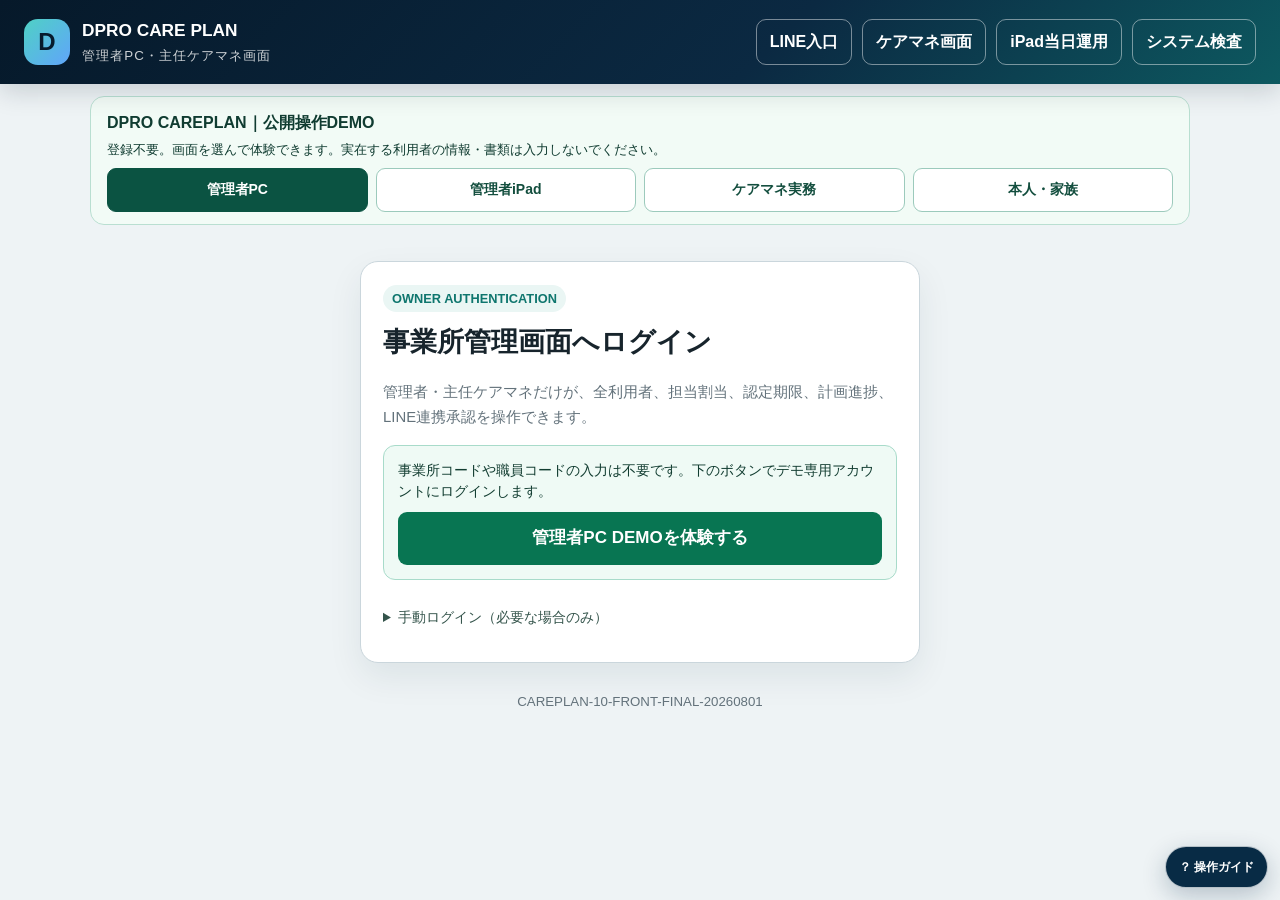
<file: owner.html>
<!doctype html>
<html lang="ja">
<head>
  <meta charset="utf-8">
  <meta name="viewport" content="width=device-width,initial-scale=1,viewport-fit=cover">
  <meta name="theme-color" content="#071b2c">
  <meta name="robots" content="noindex,nofollow">
  <title>DPRO 居宅介護支援｜管理者PC</title>
  <link rel="stylesheet" href="styles.css">
  <link rel="stylesheet" href="owner.css">
</head>
<body class="owner-body">
<header class="owner-header">
  <div class="owner-header-inner">
    <div class="brand"><span class="brand-mark">D</span><span><strong>DPRO CARE PLAN</strong><small>管理者PC・主任ケアマネ画面</small></span></div>
    <div class="owner-header-links"><a href="index.html">LINE入口</a><a href="staff.html">ケアマネ画面</a><a href="owner-ipad.html">iPad当日運用</a><a href="system-check.html">システム検査</a></div>
  </div>
</header>

<main>
  <div id="status" class="status owner-status" role="alert" aria-live="polite"></div>

  <section id="loginPanel" class="card login-box owner-login">
    <span class="step">OWNER AUTHENTICATION</span>
    <h1>事業所管理画面へログイン</h1>
    <p class="hint">管理者・主任ケアマネだけが、全利用者、担当割当、認定期限、計画進捗、LINE連携承認を操作できます。</p>
    <form id="loginForm">
      <div class="field"><label for="organizationCode">事業所コード</label><input class="control" id="organizationCode" maxlength="64"></div>
      <div class="field"><label for="staffCode">職員コード</label><input class="control" id="staffCode" maxlength="64"></div>
      <div class="field"><label for="accessCode">管理コード</label><div class="code-row"><input class="control" id="accessCode" type="password" inputmode="numeric" maxlength="128"><button id="clearCode" class="clear-btn" type="button">削除</button></div></div>
      <div class="button-row"><button id="demoFill" class="btn secondary" type="button">デモ情報を入力</button><button id="loginButton" class="btn primary" type="submit">ログイン</button></div>
    </form>
  </section>

  <section id="appPanel" class="owner-shell hidden">
    <aside class="owner-sidebar">
      <div class="owner-profile"><span class="badge">認証済み</span><strong id="ownerName"></strong><small id="ownerMeta"></small></div>
      <nav class="owner-nav" aria-label="管理メニュー">
        <button class="active" data-view="dashboard" type="button"><span>01</span>ダッシュボード</button>
        <button data-view="intakes" type="button"><span>02</span>新規相談</button>
        <button data-view="clients" type="button"><span>03</span>利用者台帳</button>
        <button data-view="links" type="button"><span>04</span>LINE連携承認</button>
        <button data-view="monitoring" type="button"><span>05</span>記録確認</button>
        <button data-view="documents" type="button"><span>06</span>書類確認</button>
        <button data-view="notifications" type="button"><span>07</span>通知管理</button>
        <button data-view="system" type="button"><span>08</span>システム確認</button>
      </nav>
      <div class="sidebar-actions"><button id="refreshAll" class="btn secondary" type="button">全体を再読込</button><button id="logout" class="btn danger" type="button">ログアウト</button></div>
    </aside>

    <div class="owner-content">
      <section id="viewDashboard" class="owner-view">
        <div class="view-heading"><div><p class="eyebrow">TODAY & MANAGEMENT</p><h1>事業所ダッシュボード</h1><p id="organizationName" class="muted"></p></div><span id="todayLabel" class="date-chip"></span></div>
        <div id="summaryGrid" class="owner-summary-grid"></div>
        <div class="owner-grid two">
          <section class="card owner-panel"><div class="section-head"><h2>ケアマネ担当状況</h2></div><div id="staffWorkload"></div></section>
          <section class="card owner-panel"><div class="section-head"><h2>期限が近い利用者</h2></div><div id="deadlineList"></div></section>
          <section class="card owner-panel"><div class="section-head"><h2>最近の新規相談</h2></div><div id="recentIntakeList"></div></section>
          <section class="card owner-panel"><div class="section-head"><h2>今後の担当者会議</h2></div><div id="upcomingMeetingList"></div></section>
        </div>
      </section>

      <section id="viewIntakes" class="owner-view hidden">
        <div class="view-heading"><div><p class="eyebrow">INTAKE MANAGEMENT</p><h1>新規相談・紹介受付</h1></div></div>
        <section class="card filter-card"><form id="intakeSearchForm" class="filter-row"><input id="intakeSearch" class="control" placeholder="氏名・電話番号・受付番号"><select id="intakeStatus" class="control"><option value="">すべての状態</option><option value="new">新規</option><option value="contacting">連絡中</option><option value="interview_scheduled">面談予定</option><option value="assessing">アセスメント中</option><option value="contracted">契約済み</option><option value="declined">辞退</option><option value="closed">終了</option></select><button class="btn primary" type="submit">検索</button><button id="clearIntakeSearch" class="btn secondary" type="button">解除</button></form></section>
        <div id="intakeList" class="stack-list"></div>
      </section>

      <section id="viewClients" class="owner-view hidden">
        <div class="view-heading"><div><p class="eyebrow">CLIENT LEDGER</p><h1>利用者台帳</h1></div><button id="newClientButton" class="btn primary" type="button">新規利用者を登録</button></div>
        <section class="card filter-card"><form id="clientSearchForm" class="filter-row"><input id="clientSearch" class="control" placeholder="氏名・利用者番号・電話番号"><select id="clientStatus" class="control"><option value="">すべての状態</option><option value="prospective">相談中</option><option value="active">利用中</option><option value="hospitalized">入院中</option><option value="suspended">休止中</option><option value="ended">終了</option><option value="deceased">死亡</option></select><button class="btn primary" type="submit">検索</button><button id="clearClientSearch" class="btn secondary" type="button">解除</button></form></section>
        <div id="clientList" class="client-ledger-grid"></div>
      </section>

      <section id="viewClientDetail" class="owner-view hidden">
        <div class="view-heading detail-heading"><div><button id="backClients" class="text-button" type="button">← 利用者一覧へ</button><h1 id="detailClientName"></h1><p id="detailClientMeta" class="muted"></p></div><span id="detailCareBadge" class="care-badge"></span></div>
        <div id="clientSafety" class="safety-box hidden"></div>

        <div class="owner-grid two">
          <section class="card owner-panel">
            <div class="section-head"><h2>基本情報</h2><button id="editClientButton" class="btn secondary small" type="button">編集</button></div>
            <div id="clientBasicDisplay"></div>
            <form id="clientForm" class="subform hidden">
              <input type="hidden" id="clientId"><input type="hidden" id="clientExpectedVersion">
              <div class="form-grid two"><div class="field"><label for="clientCode">利用者番号</label><input class="control" id="clientCode" maxlength="64"></div><div class="field"><label for="clientFullName">氏名<span class="required">必須</span></label><input class="control" id="clientFullName" maxlength="100" required></div><div class="field"><label for="clientFullNameKana">氏名カナ</label><input class="control" id="clientFullNameKana" maxlength="100"></div><div class="field"><label for="clientBirthDate">生年月日</label><input class="control" id="clientBirthDate" type="date"></div><div class="field"><label for="clientGender">性別</label><select class="control" id="clientGender"><option value="">未設定</option><option value="male">男性</option><option value="female">女性</option><option value="other">その他</option><option value="unknown">不明</option></select></div><div class="field"><label for="clientPhone">電話番号</label><input class="control" id="clientPhone" type="tel"></div><div class="field"><label for="clientPostalCode">郵便番号</label><input class="control" id="clientPostalCode"></div><div class="field"><label for="clientContactMethod">希望連絡方法</label><select class="control" id="clientContactMethod"><option value="phone">電話</option><option value="line">LINE</option><option value="email">メール</option><option value="mail">郵送</option><option value="family">家族経由</option></select></div><div class="field"><label for="clientCareLevel">要介護度</label><select class="control" id="clientCareLevel"></select></div><div class="field"><label for="clientStatusValue">利用状態</label><select class="control" id="clientStatusValue"></select></div></div>
              <div class="field"><label for="clientAddress">住所</label><input class="control" id="clientAddress" maxlength="300"></div>
              <div class="form-grid two"><div class="field"><label for="clientInsurerName">保険者</label><input class="control" id="clientInsurerName"></div><div class="field"><label for="clientMedical">主治医・医療機関</label><input class="control" id="clientMedical"></div></div>
              <div class="field"><label for="clientEmergency">緊急時注意</label><textarea class="control compact" id="clientEmergency"></textarea></div>
              <div class="field family-field"><label for="clientFamilyNote">家族公開メモ</label><textarea class="control compact" id="clientFamilyNote"></textarea></div>
              <div class="field internal-field"><label for="clientInternalNotes">内部メモ</label><textarea class="control compact" id="clientInternalNotes"></textarea></div>
              <div class="button-row"><button class="btn primary" type="submit">保存</button><button id="cancelClientEdit" class="btn danger" type="button">閉じる</button></div>
            </form>
          </section>

          <section class="card owner-panel">
            <div class="section-head"><h2>担当ケアマネ</h2></div><div id="assignmentList"></div>
            <form id="assignmentForm" class="subform"><div class="field"><label for="assignmentStaff">担当職員</label><select class="control" id="assignmentStaff" required></select></div><div class="form-grid two"><div class="field"><label for="assignmentRole">担当区分</label><select class="control" id="assignmentRole"><option value="primary">主担当</option><option value="secondary">副担当</option><option value="supervisor">主任確認</option></select></div><div class="field"><label for="assignmentStart">開始日</label><input class="control" id="assignmentStart" type="date"></div></div><div class="field"><label for="assignmentNote">担当メモ</label><input class="control" id="assignmentNote"></div><button class="btn primary" type="submit">担当を設定</button></form>
          </section>

          <section class="card owner-panel">
            <div class="section-head"><h2>要介護認定</h2><button id="newCertification" class="btn secondary small" type="button">新規</button></div><div id="certificationList"></div>
            <form id="certificationForm" class="subform hidden"><input type="hidden" id="certificationId"><input type="hidden" id="certificationExpectedUpdatedAt"><div class="form-grid two"><div class="field"><label for="certCareLevel">要介護度</label><select class="control" id="certCareLevel"></select></div><div class="field"><label for="certStatus">状態</label><select class="control" id="certStatus"><option value="current">有効</option><option value="pending">申請中</option><option value="expired">期限切れ</option><option value="withdrawn">取下げ</option></select></div><div class="field"><label for="certValidFrom">有効開始</label><input class="control" id="certValidFrom" type="date" required></div><div class="field"><label for="certValidTo">有効終了</label><input class="control" id="certValidTo" type="date" required></div><div class="field"><label for="certDate">認定日</label><input class="control" id="certDate" type="date"></div><div class="field"><label for="certInsurer">保険者</label><input class="control" id="certInsurer"></div></div><div class="field"><label for="certInternalNote">内部メモ</label><textarea class="control compact" id="certInternalNote"></textarea></div><div class="button-row"><button class="btn primary" type="submit">保存</button><button id="cancelCertification" class="btn danger" type="button">閉じる</button></div></form>
          </section>

          <section class="card owner-panel">
            <div class="section-head"><h2>ケアプラン進捗</h2><button id="newPlan" class="btn secondary small" type="button">新規</button></div><div id="planList"></div>
            <form id="planForm" class="subform hidden"><input type="hidden" id="planId"><input type="hidden" id="planExpectedVersion"><div class="form-grid two"><div class="field"><label for="planType">種別</label><select class="control" id="planType"><option value="initial">初回</option><option value="renewal">更新</option><option value="change">変更</option><option value="provisional">暫定</option></select></div><div class="field"><label for="planStatus">状態</label><select class="control" id="planStatus"></select></div><div class="field"><label for="planCertification">認定情報</label><select class="control" id="planCertification"><option value="">未選択</option></select></div><div class="field"><label for="planReviewDue">次回見直し</label><input class="control" id="planReviewDue" type="date"></div><div class="field"><label for="planPeriodStart">開始日</label><input class="control" id="planPeriodStart" type="date" required></div><div class="field"><label for="planPeriodEnd">終了日</label><input class="control" id="planPeriodEnd" type="date"></div></div><div class="milestone-grid"><label><span>アセスメント完了</span><input class="control" id="planAssessmentAt" type="datetime-local"></label><label><span>原案完了</span><input class="control" id="planDraftAt" type="datetime-local"></label><label><span>担当者会議完了</span><input class="control" id="planMeetingAt" type="datetime-local"></label><label><span>同意確認</span><input class="control" id="planConsentAt" type="datetime-local"></label><label><span>交付</span><input class="control" id="planDeliveredAt" type="datetime-local"></label></div><div class="field internal-field"><label for="planInternalNote">内部メモ</label><textarea class="control compact" id="planInternalNote"></textarea></div><div class="field family-field"><label for="planFamilySummary">家族公開要約</label><textarea class="control compact" id="planFamilySummary"></textarea></div><div class="button-row"><button class="btn primary" type="submit">保存</button><button id="cancelPlan" class="btn danger" type="button">閉じる</button></div></form>
          </section>

          <section class="card owner-panel">
            <div class="section-head"><h2>サービス担当者会議</h2><button id="newMeeting" class="btn secondary small" type="button">新規</button></div><div id="meetingList"></div>
            <form id="meetingForm" class="subform hidden"><input type="hidden" id="meetingId"><input type="hidden" id="meetingExpectedUpdatedAt"><div class="form-grid two"><div class="field"><label for="meetingPlan">対象計画</label><select class="control" id="meetingPlan"><option value="">未選択</option></select></div><div class="field"><label for="meetingStatus">状態</label><select class="control" id="meetingStatus"><option value="planning">調整中</option><option value="inviting">案内中</option><option value="scheduled">開催予定</option><option value="held">開催済み</option><option value="completed">記録完了</option><option value="cancelled">中止</option></select></div><div class="field"><label for="meetingStart">開始</label><input class="control" id="meetingStart" type="datetime-local"></div><div class="field"><label for="meetingEnd">終了</label><input class="control" id="meetingEnd" type="datetime-local"></div><div class="field"><label for="meetingFormat">方法</label><select class="control" id="meetingFormat"><option value="in_person">対面</option><option value="online">オンライン</option><option value="phone">電話</option><option value="written">書面</option></select></div><div class="field"><label for="meetingLocation">場所</label><input class="control" id="meetingLocation"></div></div><div class="field"><label for="meetingParticipants">参加者（1行1名）</label><textarea class="control compact" id="meetingParticipants"></textarea></div><div class="field"><label for="meetingAgenda">議題</label><textarea class="control compact" id="meetingAgenda"></textarea></div><div class="field internal-field"><label for="meetingInternalSummary">内部記録</label><textarea class="control compact" id="meetingInternalSummary"></textarea></div><div class="field family-field"><label for="meetingFamilySummary">家族公開要約</label><textarea class="control compact" id="meetingFamilySummary"></textarea></div><label class="agree"><input id="meetingConsent" type="checkbox"><span>本人・家族の情報共有同意を確認済み</span></label><div class="button-row"><button class="btn primary" type="submit">保存</button><button id="cancelMeeting" class="btn danger" type="button">閉じる</button></div></form>
          </section>

          <section class="card owner-panel">
            <div class="section-head"><h2>提出書類依頼</h2></div><div id="documentRequestList"></div>
            <form id="documentRequestForm" class="subform"><div class="form-grid two"><div class="field"><label for="documentCategory">区分</label><select class="control" id="documentCategory"><option value="certification">認定</option><option value="insurance">保険</option><option value="care_plan">ケアプラン</option><option value="consent">同意書</option><option value="medical">医療</option><option value="provider">事業所</option><option value="identity">本人確認</option><option value="other">その他</option></select></div><div class="field"><label for="documentFamily">依頼先家族</label><select class="control" id="documentFamily"><option value="">本人・家族共通</option></select></div><div class="field"><label for="documentTitle">書類名</label><input class="control" id="documentTitle" required></div><div class="field"><label for="documentDueDate">提出期限</label><input class="control" id="documentDueDate" type="date"></div></div><div class="field"><label for="documentDescription">依頼内容</label><textarea class="control compact" id="documentDescription"></textarea></div><label class="agree"><input id="documentFamilyVisible" type="checkbox" checked><span>本人・家族ポータルへ表示する</span></label><button class="btn primary" type="submit">書類依頼を送る</button></form>
          </section>

          <section class="card owner-panel">
            <div class="section-head"><h2>モニタリング履歴</h2></div><div id="clientMonitoringList"></div>
          </section>
        </div>
      </section>

      <section id="viewLinks" class="owner-view hidden">
        <div class="view-heading"><div><p class="eyebrow">LINE LINK APPROVAL</p><h1>本人・家族LINE連携承認</h1></div></div>
        <div id="linkRequestList" class="stack-list"></div>
      </section>

      <section id="viewMonitoring" class="owner-view hidden">
        <div class="view-heading"><div><p class="eyebrow">MONITORING REVIEW</p><h1>提出記録の確認</h1></div></div>
        <div id="monitoringReviewList" class="stack-list"></div>
      </section>


      <section id="viewDocuments" class="owner-view hidden">
        <div class="view-heading"><div><p class="eyebrow">PRIVATE DOCUMENT REVIEW</p><h1>提出書類の受領・確認</h1><p class="muted">非公開Storageの提出書類を確認し、受領または差戻しを行います。</p></div><button id="reloadDocuments" class="btn secondary" type="button">再読込</button></div>
        <section class="card filter-card"><form id="documentSearchForm" class="filter-row"><select id="documentStatusFilter" class="control"><option value="">すべて</option><option value="uploaded">未確認</option><option value="accepted">受領済み</option><option value="returned">差戻し</option></select><button class="btn primary" type="submit">絞り込む</button></form></section>
        <div id="ownerDocumentList" class="stack-list"></div>
      </section>


      <section id="viewNotifications" class="owner-view hidden">
        <div class="view-heading">
          <div><p class="eyebrow">NOTIFICATION QUEUE</p><h1>期限アラート・LINE通知管理</h1></div>
          <div class="button-row notification-actions">
            <button id="runNotifications" class="btn primary" type="button">通知を今すぐ確認</button>
            <button id="reloadNotifications" class="btn secondary" type="button">再読込</button>
          </div>
        </div>
        <section class="card notification-guide">
          <div><b>定期実行</b><span id="notificationCron">Cloudflare Cron：0 23 * * *（毎日08:00 JST）</span></div>
          <div><b>配信状態</b><span id="notificationMode">確認中</span></div>
          <div><b>安全保留</b><span>LINE未連携・デモ配信停止・トークン未設定は送信せず、履歴へ保留します。</span></div>
        </section>
        <div id="notificationSummary" class="owner-summary-grid notification-summary"></div>
        <section class="card filter-card">
          <form id="notificationFilterForm" class="filter-row">
            <select id="notificationStatus" class="control">
              <option value="">すべての状態</option>
              <option value="pending">送信待ち</option>
              <option value="held">保留</option>
              <option value="sending">送信中</option>
              <option value="sent">送信済み</option>
              <option value="failed">失敗</option>
            </select>
            <select id="notificationEventType" class="control">
              <option value="">すべての通知</option>
              <option value="certification_due">認定期限</option>
              <option value="plan_due">計画見直し</option>
              <option value="monitoring_due">モニタリング</option>
              <option value="document_due">書類期限</option>
              <option value="document_returned">書類差戻し</option>
              <option value="appointment_reminder">訪問予定</option>
              <option value="meeting_reminder">担当者会議</option>
              <option value="family_message">連絡</option>
              <option value="line_link_pending">LINE連携承認</option>
            </select>
            <button class="btn primary" type="submit">絞り込む</button>
            <button id="clearNotificationFilter" class="btn secondary" type="button">解除</button>
          </form>
        </section>
        <section class="card latest-run-card">
          <div class="section-head"><h2>直近の定期確認</h2></div>
          <div id="notificationLatestRun"></div>
        </section>
        <div id="notificationList" class="stack-list notification-list"></div>
      </section>

      <section id="viewSystem" class="owner-view hidden">
        <div class="view-heading"><div><p class="eyebrow">SYSTEM STATUS</p><h1>API・データベース確認</h1></div><button id="runSystemCheck" class="btn secondary" type="button">再検査</button></div>
        <section class="card owner-panel"><div id="healthGrid" class="health-grid"></div><p class="hint">デモ基本データの準備は、営業前system-checkで明示確認後に実行します。</p></section>
      </section>
    </div>
  </section>
</main>

<footer class="footer"><span id="version"></span></footer>
<script src="config.js"></script>
<script src="common.js"></script>
<script src="owner.js"></script>
<script src="careplan-demo-entry.js?v=20261127-r2"></script>
</body>
</html>
</file>
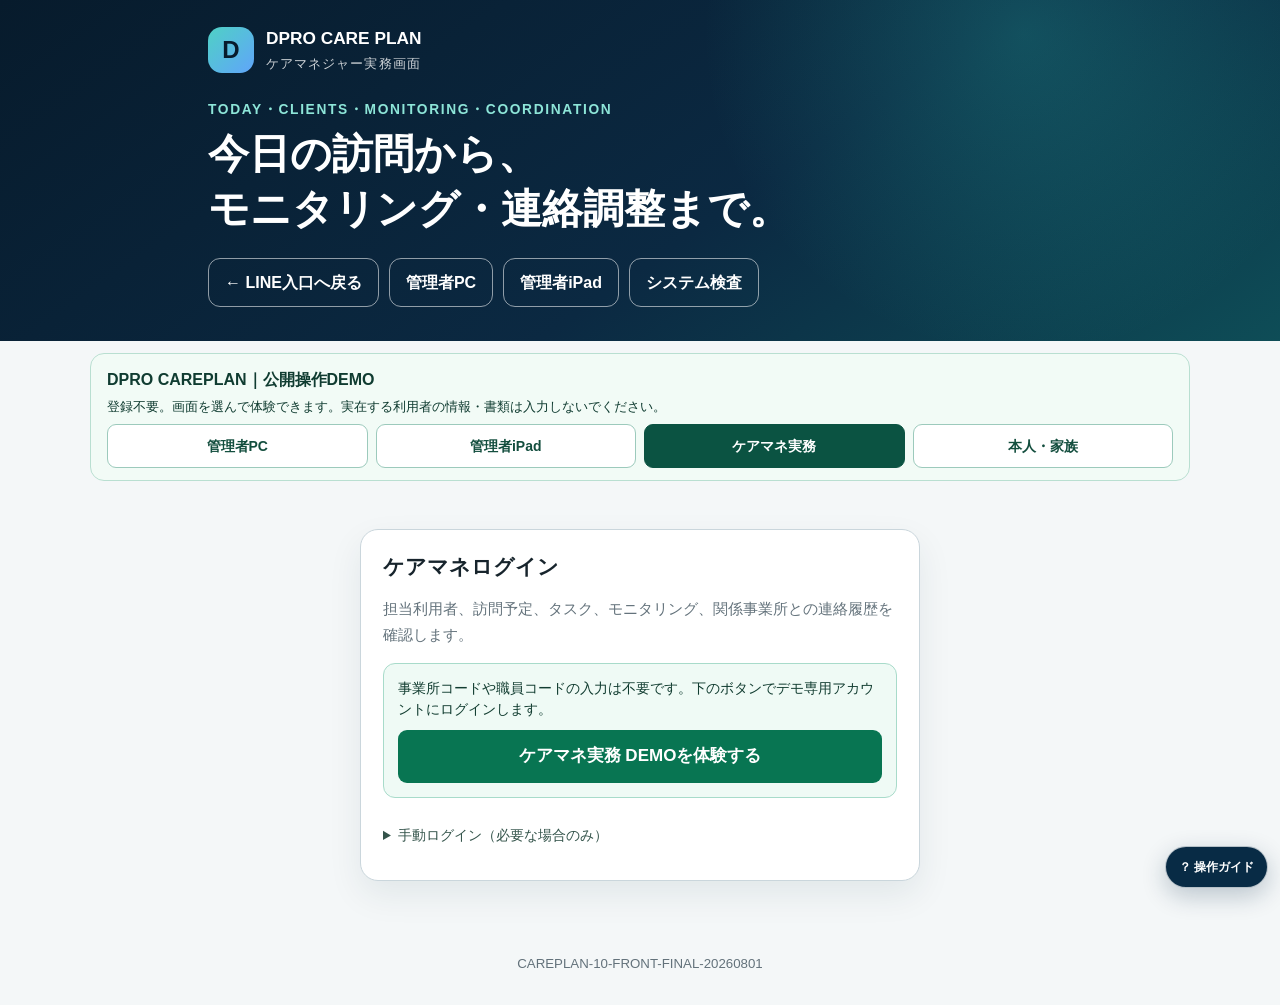
<file: staff.html>
<!doctype html><html lang="ja"><head><meta charset="utf-8"><meta name="viewport" content="width=device-width,initial-scale=1,viewport-fit=cover"><meta name="theme-color" content="#0b2942"><meta name="robots" content="noindex,nofollow"><title>DPRO 居宅介護支援｜ケアマネ実務画面</title><link rel="stylesheet" href="styles.css"><link rel="stylesheet" href="staff.css"></head><body><header class="hero staff-hero"><div class="wrap"><div class="brand"><span class="brand-mark">D</span><span><strong>DPRO CARE PLAN</strong><small>ケアマネジャー実務画面</small></span></div><div class="hero-copy"><p class="eyebrow">TODAY・CLIENTS・MONITORING・COORDINATION</p><h1>今日の訪問から、<br>モニタリング・連絡調整まで。</h1><div class="hero-links"><a class="hero-link ghost" href="index.html">← LINE入口へ戻る</a><a class="hero-link ghost" href="owner.html">管理者PC</a><a class="hero-link ghost" href="owner-ipad.html">管理者iPad</a><a class="hero-link ghost" href="system-check.html">システム検査</a></div></div></div></header><main class="main"><div class="wrap staff-wrap"><div id="status" class="status" role="alert" aria-live="polite"></div><section id="loginPanel" class="card login-box"><h2>ケアマネログイン</h2><p class="hint">担当利用者、訪問予定、タスク、モニタリング、関係事業所との連絡履歴を確認します。</p><form id="loginForm"><div class="field"><label for="organizationCode">事業所コード</label><input class="control" id="organizationCode" maxlength="64"></div><div class="field"><label for="staffCode">職員コード</label><input class="control" id="staffCode" maxlength="64"></div><div class="field"><label for="accessCode">管理コード</label><div class="code-row"><input class="control" id="accessCode" type="password" inputmode="numeric" maxlength="128"><button id="clearCode" class="clear-btn" type="button">削除</button></div></div><div class="button-row"><button id="demoFill" class="btn secondary" type="button">デモ情報を入力</button><button id="loginButton" class="btn primary" type="submit">ログイン</button></div></form></section><section id="appPanel" class="hidden"><div class="staff-topbar card"><div><span class="badge">認証済み</span><div id="staffName" class="profile-name"></div><p id="staffMeta" class="muted"></p></div><div class="topbar-actions"><button id="refreshAll" class="btn secondary" type="button">再読込</button><button id="logout" class="btn danger" type="button">ログアウト</button></div></div><nav class="staff-nav" aria-label="業務メニュー"><button type="button" data-view="today" class="active">今日</button><button type="button" data-view="clients">担当利用者</button><button type="button" data-view="detail" disabled>利用者詳細</button></nav><section id="viewToday" class="staff-view"><div id="summaryGrid" class="summary-grid"></div><div class="staff-columns"><section class="card staff-panel"><div class="section-head"><h2>今日の訪問・面談</h2><span id="appointmentCount" class="count"></span></div><div id="appointmentList"></div></section><section class="card staff-panel"><div class="section-head"><h2>自分のタスク</h2><span id="taskCount" class="count"></span></div><div id="taskList"></div></section><section class="card staff-panel"><div class="section-head"><h2>期限・警告</h2><span id="alertCount" class="count"></span></div><div id="alertList"></div></section><section class="card staff-panel"><div class="section-head"><h2>申し送り</h2><span id="handoffCount" class="count"></span></div><div id="handoffList"></div></section></div></section><section id="viewClients" class="staff-view hidden"><section class="card"><div class="section-head"><h2>担当利用者</h2><span id="clientCount" class="count"></span></div><form id="searchForm" class="search-row"><input id="clientSearch" class="control" maxlength="100" placeholder="氏名・利用者番号・電話番号"><button class="btn primary" type="submit">検索</button><button id="clearSearch" class="btn secondary" type="button">解除</button></form><div id="clientList" class="client-grid"></div></section></section><section id="viewDetail" class="staff-view hidden"><div class="detail-head card"><div><button id="backClients" class="text-button" type="button">← 利用者一覧へ</button><h2 id="detailClientName"></h2><p id="detailClientMeta" class="muted"></p></div><span id="detailCareBadge" class="care-badge"></span></div><div id="clientSafety" class="safety-box hidden"></div><div class="detail-grid"><section class="card detail-card"><h2>基本・認定・計画</h2><div id="basicInfo"></div></section><section class="card detail-card"><h2>家族・利用サービス</h2><div id="familyServices"></div></section><section class="card detail-card wide"><div class="section-head"><h2>予定・過去記録</h2></div><div id="detailAppointments"></div></section><section class="card detail-card wide"><div class="section-head"><h2>モニタリング</h2><button id="newMonitoring" class="btn primary" type="button">今月分を入力</button></div><div id="monitoringList"></div><form id="monitoringForm" class="subform hidden"><input type="hidden" id="monitoringExpectedVersion"><div class="form-grid"><div class="field"><label for="monitoringMonth">対象月</label><input class="control" id="monitoringMonth" type="month" required></div><div class="field"><label for="monitoringMethod">実施方法</label><select class="control" id="monitoringMethod"><option value="home_visit">自宅訪問</option><option value="office">来所</option><option value="phone">電話</option><option value="online">オンライン</option><option value="other">その他</option></select></div><div class="field"><label for="visitStartedAt">開始</label><input class="control" id="visitStartedAt" type="datetime-local" step="1800"></div><div class="field"><label for="visitEndedAt">終了</label><input class="control" id="visitEndedAt" type="datetime-local" step="1800"></div></div><div class="field"><label for="conditionSummary">生活・心身状態</label><textarea class="control" id="conditionSummary" maxlength="4000"></textarea></div><div class="field"><label for="serviceEvaluation">サービス利用・評価</label><textarea class="control" id="serviceEvaluation" maxlength="4000"></textarea></div><div class="form-grid"><div class="field"><label for="clientWishes">本人の意向</label><textarea class="control compact" id="clientWishes" maxlength="4000"></textarea></div><div class="field"><label for="familyWishes">家族の意向</label><textarea class="control compact" id="familyWishes" maxlength="4000"></textarea></div></div><div class="field"><label for="issues">課題</label><textarea class="control compact" id="issues" maxlength="4000"></textarea></div><div class="field"><label for="nextActions">次の対応</label><textarea class="control compact" id="nextActions" maxlength="4000"></textarea></div><div class="field internal-field"><label for="internalHandoff">内部申し送り</label><textarea class="control compact" id="internalHandoff" maxlength="4000"></textarea><p class="hint">利用者・家族ポータルには表示されません。</p></div><div class="field family-field"><label for="familyPublicSummary">家族公開要約</label><textarea class="control compact" id="familyPublicSummary" maxlength="4000"></textarea></div><div class="button-row"><button id="saveDraft" class="btn secondary" type="button">下書き保存</button><button id="submitMonitoring" class="btn primary" type="submit">提出する</button><button id="cancelMonitoring" class="btn danger" type="button">閉じる</button></div></form></section><section class="card detail-card"><div class="section-head"><h2>関係事業所との連絡</h2><button id="newCoordination" class="btn secondary" type="button">連絡を記録</button></div><div id="coordinationList"></div><form id="coordinationForm" class="subform hidden"><div class="field"><label for="providerId">関係事業所</label><select class="control" id="providerId"><option value="">事業所を選択しない</option></select></div><div class="form-grid"><div class="field"><label for="coordDirection">方向</label><select class="control" id="coordDirection"><option value="outgoing">こちらから</option><option value="incoming">先方から</option><option value="internal">内部連絡</option></select></div><div class="field"><label for="coordChannel">方法</label><select class="control" id="coordChannel"><option value="phone">電話</option><option value="fax">FAX</option><option value="email">メール</option><option value="line">LINE</option><option value="meeting">会議</option><option value="visit">訪問</option><option value="mail">郵送</option><option value="other">その他</option></select></div></div><div class="field"><label for="coordOccurredAt">連絡日時</label><input class="control" id="coordOccurredAt" type="datetime-local"></div><div class="field"><label for="coordSubject">件名</label><input class="control" id="coordSubject" maxlength="200" required></div><div class="field"><label for="coordSummary">内容</label><textarea class="control compact" id="coordSummary" maxlength="4000" required></textarea></div><div class="field"><label for="coordNextAction">次の対応</label><textarea class="control compact" id="coordNextAction" maxlength="2000"></textarea></div><div class="form-grid"><div class="field"><label for="coordDueAt">対応期限</label><input class="control" id="coordDueAt" type="datetime-local"></div><div class="field"><label for="coordVisibility">公開範囲</label><select class="control" id="coordVisibility"><option value="internal">内部のみ</option><option value="family_public">家族へ公開</option></select></div></div><div class="button-row"><button class="btn primary" type="submit">保存</button><button id="cancelCoordination" class="btn danger" type="button">閉じる</button></div></form></section><section class="card detail-card"><div class="section-head"><h2>内部申し送り</h2><button id="newHandoff" class="btn secondary" type="button">申し送り作成</button></div><div id="detailHandoffs"></div><form id="handoffForm" class="subform hidden"><div class="field"><label for="handoffTo">宛先</label><select class="control" id="handoffTo"><option value="">役割宛て・指定なし</option></select></div><div class="form-grid"><div class="field"><label for="handoffPriority">優先度</label><select class="control" id="handoffPriority"><option value="normal">通常</option><option value="high">高</option><option value="urgent">緊急</option></select></div><div class="field"><label for="handoffVisibility">公開範囲</label><select class="control" id="handoffVisibility"><option value="internal">内部</option><option value="chief_manager">主任ケアマネ以上</option><option value="manager">管理者のみ</option></select></div></div><div class="field"><label for="handoffTitle">件名</label><input class="control" id="handoffTitle" maxlength="200" required></div><div class="field"><label for="handoffBody">内容</label><textarea class="control compact" id="handoffBody" maxlength="4000" required></textarea></div><div class="field"><label for="handoffDueAt">期限</label><input class="control" id="handoffDueAt" type="datetime-local"></div><div class="button-row"><button class="btn primary" type="submit">保存</button><button id="cancelHandoff" class="btn danger" type="button">閉じる</button></div></form></section></div></section></section></div></main><footer class="footer"><span id="version"></span></footer><script src="config.js"></script><script src="common.js"></script><script src="staff.js"></script><script src="careplan-demo-entry.js?v=20261127-r2"></script>
</body></html>
</file>
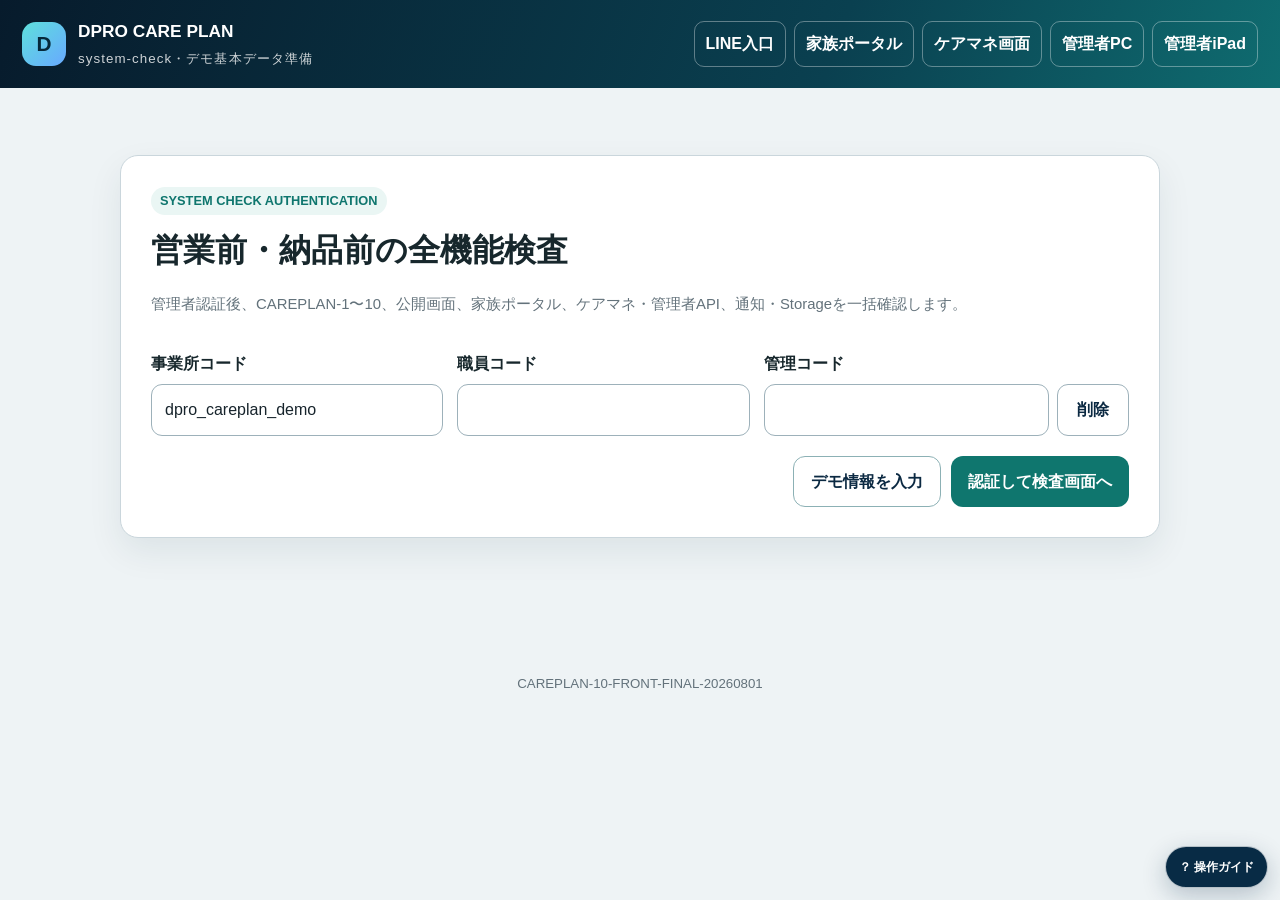
<file: system-check.html>
<!doctype html><html lang="ja"><head><meta charset="utf-8"><meta name="viewport" content="width=device-width,initial-scale=1,viewport-fit=cover"><meta name="theme-color" content="#071b2c"><meta name="robots" content="noindex,nofollow"><title>DPRO CARE PLAN｜システム検査</title><link rel="stylesheet" href="styles.css"><link rel="stylesheet" href="system-check.css"></head><body class="check-body"><header class="check-header"><div class="check-header-inner"><div class="brand"><span class="brand-mark">D</span><span><strong>DPRO CARE PLAN</strong><small>system-check・デモ基本データ準備</small></span></div><div class="check-links"><a href="index.html">LINE入口</a><a href="member.html">家族ポータル</a><a href="staff.html">ケアマネ画面</a><a href="owner.html">管理者PC</a><a href="owner-ipad.html">管理者iPad</a></div></div></header><main class="check-main"><div id="status" class="status" role="alert" aria-live="polite"></div><section id="loginPanel" class="card check-login"><span class="step">SYSTEM CHECK AUTHENTICATION</span><h1>営業前・納品前の全機能検査</h1><p class="hint">管理者認証後、CAREPLAN-1〜10、公開画面、家族ポータル、ケアマネ・管理者API、通知・Storageを一括確認します。</p><form id="loginForm"><div class="check-login-grid"><div class="field"><label for="organizationCode">事業所コード</label><input class="control" id="organizationCode" maxlength="64"></div><div class="field"><label for="staffCode">職員コード</label><input class="control" id="staffCode" maxlength="64"></div><div class="field"><label for="accessCode">管理コード</label><div class="code-row"><input class="control" id="accessCode" type="password" inputmode="numeric" maxlength="128"><button id="clearCode" class="clear-btn" type="button">削除</button></div></div></div><div class="button-row"><button id="demoFill" class="btn secondary" type="button">デモ情報を入力</button><button id="loginButton" class="btn primary" type="submit">認証して検査画面へ</button></div></form></section><section id="appPanel" class="hidden"><section class="check-toolbar card"><div><span class="badge">認証済み</span><strong id="operatorName"></strong><small id="operatorMeta"></small></div><div class="check-toolbar-actions"><button id="runAll" class="btn primary" type="button">全機能を一括検査</button><button id="copyResult" class="btn secondary" type="button">結果をコピー</button><button id="logout" class="btn danger" type="button">ログアウト</button></div></section><section class="check-summary"><div class="summary-main"><strong id="totalCount">0</strong><span>検査件数</span></div><div class="summary-pass"><strong id="passCount">0</strong><span>合格</span></div><div class="summary-fail"><strong id="failCount">0</strong><span>失敗</span></div><div class="summary-warn"><strong id="warnCount">0</strong><span>注意</span></div></section><section class="card check-info"><div><b>Worker</b><span id="workerVersion">未検査</span></div><div><b>DB検査</b><span id="checkVersion">未検査</span></div><div><b>通知Cron</b><span id="cronStatus">0 23 * * * / 毎日08:00</span></div><div><b>通知モード</b><span id="deliveryMode">未検査</span></div></section><section class="card check-section"><div class="section-head"><div><h2>一括検査結果</h2><p id="checkedAt" class="muted"></p></div><span id="overallBadge" class="overall-badge waiting">未検査</span></div><div id="checkList" class="check-list"><div class="empty">「全機能を一括検査」を押してください。</div></div></section><section class="card demo-prepare"><div><p class="eyebrow">DEMO PREPARE</p><h2>デモ基本データを準備</h2><p>デモ事業所だけを対象に、利用者・予定・書類依頼・承認待ち・通知キューを再準備します。本番事業所では実行できません。</p></div><label class="confirm-check"><input id="targetConfirmed" type="checkbox"><span>対象が <b id="confirmOrgLabel">dpro_careplan_demo</b> であることを確認しました。</span></label><div class="field"><label for="demoConfirm">確認文字</label><input id="demoConfirm" class="control" autocomplete="off" placeholder="半角大文字で DEMO"></div><button id="prepareDemo" class="btn danger" type="button" disabled>デモ基本データを準備</button></section><details class="card raw-panel"><summary>検査JSONを表示</summary><pre id="rawResult"></pre></details></section></main><footer class="footer"><span id="version"></span></footer><script src="config.js"></script><script src="common.js"></script><script src="system-check.js"></script></body></html>
</file>
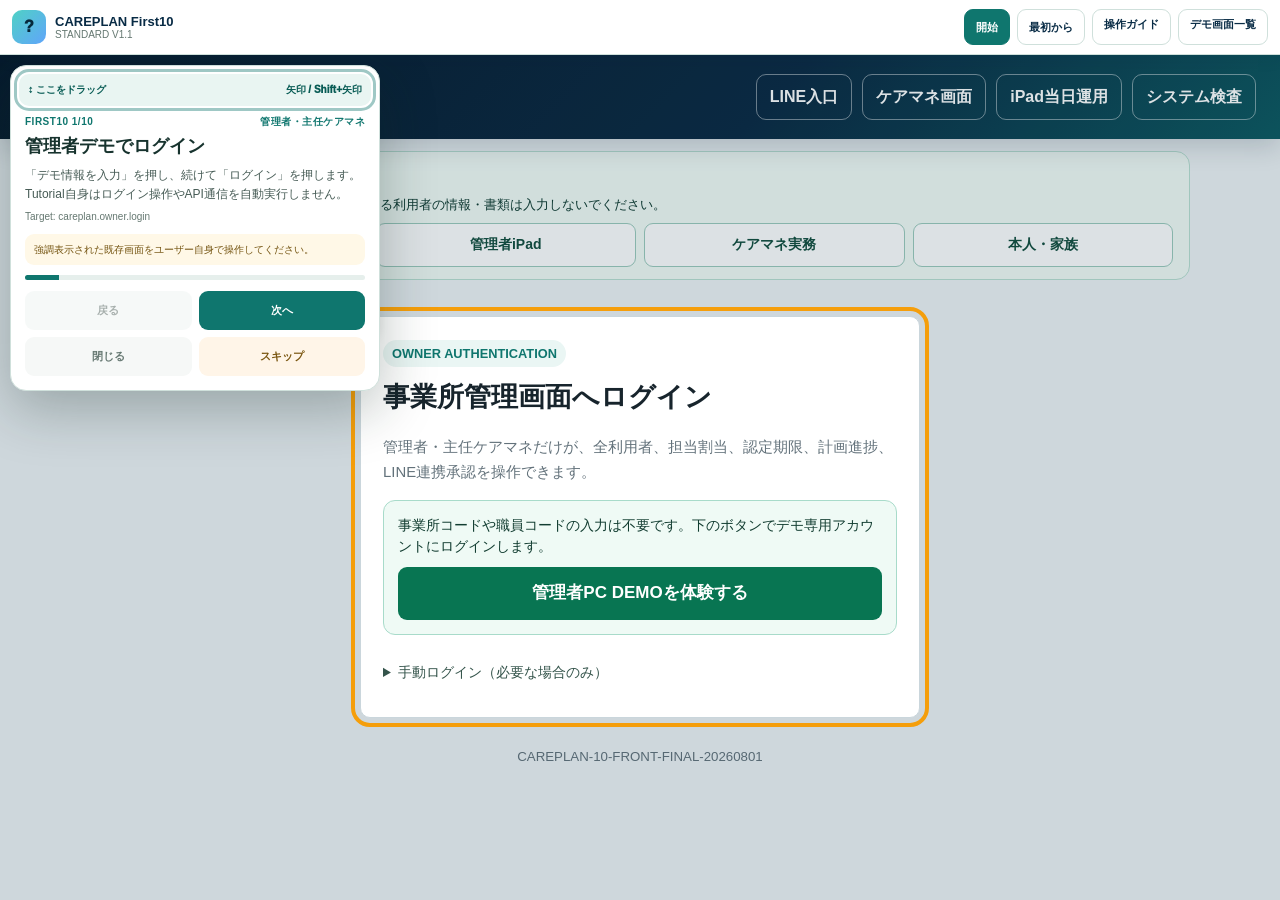
<file: tutorial.html>
<!doctype html>
<html lang="ja">
<head>
<meta charset="utf-8">
<meta name="viewport" content="width=device-width,initial-scale=1,viewport-fit=cover">
<meta name="robots" content="noindex,nofollow,noarchive">
<title>DPRO CARE PLAN｜First10 Tutorial</title>
<link rel="stylesheet" href="dpro-tutorial.css">
</head>
<body>
<div class="tutorial-shell">
  <header class="tutorial-toolbar">
    <div class="tutorial-brand"><span class="tutorial-mark">?</span><span><b>CAREPLAN First10</b><small id="tutorialStateLabel">STANDARD V1.1</small></span></div>
    <div class="tutorial-actions">
      <button id="resumeTutorial" class="primary" type="button">再開</button>
      <button id="replayTutorial" type="button">最初から</button>
      <a href="guide-center.html">操作ガイド</a>
      <a href="demo-guide.html">デモ画面一覧</a>
    </div>
  </header>
  <iframe id="featureFrame" class="tutorial-frame" title="CAREPLAN 操作画面"></iframe>
</div>
<script src="dpro-tutorial-first10-data.js"></script>
<script src="dpro-tutorial-core.js"></script>
</body>
</html>
</file>
<file: styles.css>
:root{--navy:#0b2942;--navy2:#123f5d;--teal:#0f766e;--teal2:#0d9488;--soft:#eaf6f4;--blue-soft:#edf5fb;--bg:#f4f7f8;--card:#fff;--text:#17242c;--muted:#63727b;--line:#cad6dc;--danger:#b42318;--danger-bg:#fff2f0;--warn:#8a5b00;--warn-bg:#fff8df;--ok:#18794e;--ok-bg:#edf9f2;--shadow:0 14px 34px rgba(16,47,64,.08)}*{box-sizing:border-box}html{font-size:16px;scroll-behavior:smooth}body{margin:0;background:var(--bg);color:var(--text);font-family:-apple-system,BlinkMacSystemFont,"Segoe UI","Noto Sans JP",sans-serif;line-height:1.7;overflow-x:hidden}button,input,select,textarea{font:inherit}button,input,select{min-height:50px}button{cursor:pointer}a{color:inherit}.wrap{width:min(900px,100%);margin:auto;padding:0 18px}.hero{background:radial-gradient(circle at 80% 10%,rgba(45,212,191,.22),transparent 30%),linear-gradient(145deg,#071b2c,var(--navy) 58%,#0e4d57);color:#fff;padding:24px 0 34px}.brand{display:flex;align-items:center;gap:12px}.brand-mark{width:46px;height:46px;border-radius:14px;display:grid;place-items:center;background:linear-gradient(135deg,#4fd1c5,#60a5fa);color:#071b2c;font-size:1.5rem;font-weight:900}.brand strong{display:block;font-size:1.08rem}.brand small{display:block;opacity:.8;letter-spacing:.08em}.hero-copy{margin-top:22px}.eyebrow{margin:0;font-size:.86rem;font-weight:800;letter-spacing:.12em;color:#8de5d8}.hero h1{font-size:clamp(1.75rem,5vw,2.55rem);line-height:1.35;margin:6px 0 10px}.hero p{margin:0;max-width:720px}.hero-links{display:flex;flex-wrap:wrap;gap:10px;margin-top:20px}.hero-link{display:inline-flex;align-items:center;justify-content:center;min-height:48px;padding:10px 16px;border-radius:12px;text-decoration:none;font-weight:800}.hero-link.primary{background:#fff;color:var(--navy)}.hero-link.ghost{border:1px solid rgba(255,255,255,.55);color:#fff}.main{padding:18px 0 44px}.notice{margin:0 0 16px;padding:14px 16px;border:1px solid #e2c45c;background:var(--warn-bg);border-radius:14px;color:#664700}.notice strong{display:block}.card{background:var(--card);border:1px solid var(--line);border-radius:18px;padding:22px;margin:16px 0;box-shadow:var(--shadow)}.card h2{font-size:1.3rem;line-height:1.45;margin:0 0 6px}.card h3{font-size:1.05rem;margin:0 0 5px}.muted,.hint{color:var(--muted);font-size:.93rem}.grid{display:grid;grid-template-columns:repeat(2,minmax(0,1fr));gap:14px}.menu-card{display:block;text-decoration:none;padding:18px;border:1px solid #a9c8cf;border-radius:16px;background:linear-gradient(145deg,#fff,#f2f9f8)}.menu-card b{display:block;color:var(--navy);font-size:1.05rem}.menu-card small{display:block;color:var(--muted);margin-top:4px}.step{display:inline-flex;padding:3px 9px;border-radius:999px;background:var(--soft);color:var(--teal);font-size:.8rem;font-weight:900}.field{margin-top:18px}.field label,.legend{display:block;font-weight:800;margin-bottom:7px}.required{color:var(--danger);font-size:.8rem;margin-left:6px}.optional{color:var(--muted);font-size:.8rem;margin-left:6px}.control{width:100%;min-height:50px;border:1px solid #9db1ba;border-radius:11px;background:#fff;color:var(--text);padding:11px 13px}.control:focus{outline:3px solid rgba(13,148,136,.18);border-color:var(--teal2)}textarea.control{min-height:150px;resize:vertical}.choice-grid{display:grid;grid-template-columns:repeat(2,minmax(0,1fr));gap:10px}.choice{display:flex;align-items:flex-start;gap:10px;min-height:56px;padding:13px;border:1px solid #9db1ba;border-radius:11px;background:#fff}.choice input{min-height:auto;margin-top:5px;transform:scale(1.25)}.agree{display:flex;align-items:flex-start;gap:11px;margin-top:18px;font-weight:700}.agree input{min-height:auto;margin-top:6px;transform:scale(1.25)}.button-row{display:flex;gap:10px;margin-top:20px}.btn{min-height:50px;border-radius:12px;padding:11px 17px;font-weight:850}.btn.primary{border:0;background:var(--teal);color:#fff}.btn.secondary{border:1px solid #8cb1b5;background:#fff;color:var(--navy)}.btn.danger{border:1px solid #e0aaa5;background:#fff;color:#8a2118}.btn:disabled{opacity:.5;cursor:not-allowed}.status{display:none;border-radius:13px;padding:14px 16px;margin:16px 0}.status.show{display:block}.status.error{background:var(--danger-bg);border:1px solid #efaaa3;color:#7a271a}.status.success{background:var(--ok-bg);border:1px solid #9fd7b9;color:#125b3b}.status.info{background:var(--blue-soft);border:1px solid #a7cadf;color:#174b66}.field-error{color:var(--danger);font-size:.88rem;margin:5px 0 0}.hidden{display:none!important}.honeypot{position:absolute!important;left:-10000px!important;width:1px!important;height:1px!important;overflow:hidden!important}.profile{display:flex;justify-content:space-between;align-items:flex-start;gap:16px}.badge{display:inline-flex;padding:4px 10px;border-radius:999px;background:var(--soft);color:var(--teal);font-size:.82rem;font-weight:900}.profile-name{font-size:1.35rem;font-weight:900;margin-top:6px}.dashboard{display:grid;grid-template-columns:repeat(2,minmax(0,1fr));gap:14px}.dashboard .card{margin:0}.section-head{display:flex;align-items:center;justify-content:space-between;gap:10px;margin-bottom:12px}.count{font-size:.82rem;color:var(--muted)}.item{padding:13px 0;border-top:1px solid var(--line)}.item:first-child{border-top:0;padding-top:0}.item-title{font-weight:850}.item-meta{font-size:.9rem;color:var(--muted)}.item-note{margin-top:5px;font-size:.94rem}.empty{padding:15px;border-radius:11px;background:#f5f8f8;color:var(--muted)}.login-box{max-width:560px;margin:18px auto}.code-row{display:grid;grid-template-columns:1fr auto;gap:8px}.clear-btn{min-width:72px;border:1px solid #9db1ba;border-radius:11px;background:#fff;color:var(--navy);font-weight:800}.health-grid{display:grid;grid-template-columns:repeat(3,minmax(0,1fr));gap:10px}.health-item{padding:13px;border-radius:12px;background:#f4f8f9;border:1px solid var(--line)}.health-item b{display:block;color:var(--navy)}.health-item span{font-size:.88rem;color:var(--muted)}.footer{text-align:center;color:var(--muted);font-size:.83rem;padding:10px 0 30px}.loading{display:inline-block;width:18px;height:18px;border:3px solid rgba(255,255,255,.4);border-top-color:#fff;border-radius:50%;animation:spin .8s linear infinite;vertical-align:-3px;margin-right:7px}@keyframes spin{to{transform:rotate(360deg)}}@media(max-width:680px){.wrap{padding-left:12px;padding-right:12px}.hero{padding-top:18px}.hero-links,.button-row{flex-direction:column}.hero-link,.btn{width:100%}.card{padding:18px 15px;border-radius:15px}.grid,.choice-grid,.dashboard,.health-grid{grid-template-columns:1fr}.profile{display:block}.control{font-size:16px}.code-row{grid-template-columns:1fr 70px}}
</file>
<file: guide-center.css>
:root{--gc-bg:#eef4f6;--gc-card:#fff;--gc-ink:#17313f;--gc-muted:#637784;--gc-line:#ccdae0;--gc-deep:#082b45;--gc-brand:#0f766e;--gc-soft:#e9f5f2;--gc-warn:#fff7e5;--gc-shadow:0 14px 34px rgba(16,47,64,.09)}*{box-sizing:border-box}html{scroll-behavior:smooth}body{margin:0;background:linear-gradient(180deg,#fff 0,var(--gc-bg) 300px);color:var(--gc-ink);font-family:-apple-system,BlinkMacSystemFont,"Segoe UI","Noto Sans JP",Meiryo,sans-serif;line-height:1.7}.gc-wrap{width:min(1160px,calc(100% - 24px));margin:auto;padding:18px 0 50px}.gc-hero{padding:28px;border-radius:26px;color:#fff;background:linear-gradient(135deg,#071b2c,#0b4c5c 60%,#0f766e);box-shadow:0 22px 52px rgba(7,27,44,.2)}.gc-kicker{font-size:10px;font-weight:950;letter-spacing:.13em;color:#9eeadd}.gc-hero h1{margin:7px 0 0;font-size:clamp(27px,5vw,46px);line-height:1.25}.gc-hero p{max-width:800px;margin:10px 0 0;font-size:13px;opacity:.93}.gc-actions{display:flex;gap:8px;flex-wrap:wrap;margin-top:18px}.gc-btn{min-height:43px;display:inline-flex;align-items:center;justify-content:center;padding:9px 14px;border-radius:11px;border:1px solid var(--gc-line);background:#fff;color:var(--gc-deep);font:inherit;font-size:11px;font-weight:900;text-decoration:none;cursor:pointer}.gc-btn.primary{border-color:#fff;background:#fff;color:var(--gc-deep)}.gc-btn.ghost{border-color:rgba(255,255,255,.4);background:rgba(255,255,255,.08);color:#fff}.gc-btn:focus-visible,.gc-filter:focus-visible,.gc-search:focus-visible{outline:3px solid rgba(15,118,110,.35);outline-offset:2px}.gc-status{margin-top:14px;padding:12px 14px;border-radius:13px;background:rgba(255,255,255,.12);font-size:11px}.gc-tools{display:grid;grid-template-columns:minmax(260px,1fr) 2fr;gap:12px;margin-top:18px}.gc-search,.gc-filter{min-height:48px;width:100%;border:1px solid #9fb7c1;border-radius:12px;background:#fff;padding:10px 13px;font:inherit}.gc-filters{display:flex;gap:8px;flex-wrap:wrap}.gc-filter{width:auto;min-width:140px}.gc-section{margin-top:28px}.gc-section-head small{color:var(--gc-brand);font-size:10px;font-weight:950;letter-spacing:.11em}.gc-section-head h2{margin:4px 0 0;font-size:clamp(22px,4vw,31px)}.gc-section-head p{margin:5px 0 0;color:var(--gc-muted);font-size:12px}.gc-grid{display:grid;grid-template-columns:repeat(3,minmax(0,1fr));gap:12px;margin-top:14px}.gc-card{padding:18px;border:1px solid var(--gc-line);border-radius:18px;background:var(--gc-card);box-shadow:var(--gc-shadow);min-width:0}.gc-card .tag{display:inline-flex;padding:3px 8px;border-radius:999px;background:var(--gc-soft);color:var(--gc-brand);font-size:9px;font-weight:950}.gc-card h3{margin:8px 0 0;font-size:17px;line-height:1.4}.gc-card p{margin:8px 0 0;color:var(--gc-muted);font-size:11px}.gc-card ul{margin:9px 0 0;padding-left:18px;font-size:11px}.gc-card .safe{margin-top:10px;padding:9px 10px;border-radius:10px;background:var(--gc-warn);color:#725013;font-size:10px}.gc-card a{margin-top:12px}.gc-workflow{display:grid;grid-template-columns:repeat(4,minmax(0,1fr));gap:9px;margin-top:14px}.gc-flow-step{padding:14px;border-radius:14px;border:1px solid var(--gc-line);background:#fff}.gc-flow-step b{display:block;color:var(--gc-brand);font-size:10px}.gc-flow-step strong{display:block;margin-top:4px;font-size:12px}.gc-faq{display:grid;gap:8px;margin-top:14px}.gc-faq details{border:1px solid var(--gc-line);border-radius:13px;background:#fff;padding:12px 14px}.gc-faq summary{font-weight:850;cursor:pointer}.gc-faq p{margin:8px 0 0;color:var(--gc-muted);font-size:11px}.gc-empty{padding:22px;text-align:center;color:var(--gc-muted);border:1px dashed var(--gc-line);border-radius:14px;background:#fff}.gc-footer{margin-top:28px;text-align:center;color:var(--gc-muted);font-size:10px}@media(max-width:900px){.gc-grid{grid-template-columns:repeat(2,minmax(0,1fr))}.gc-workflow{grid-template-columns:repeat(2,minmax(0,1fr))}}@media(max-width:680px){.gc-wrap{width:calc(100% - 16px)}.gc-hero{padding:22px 17px}.gc-tools,.gc-grid,.gc-workflow{grid-template-columns:1fr}.gc-filters{display:grid;grid-template-columns:1fr 1fr}.gc-filter{width:100%;min-width:0}.gc-actions .gc-btn{flex:1 1 145px}}
</file>
<file: owner-ipad.css>
:root{--ipad-bg:#eef3f5;--ipad-dark:#071b2c;--ipad-teal:#0f6c70;--ipad-line:#c6d4d9}
*{box-sizing:border-box}body.ipad-body{margin:0;background:var(--ipad-bg);color:#17252a;font-family:-apple-system,BlinkMacSystemFont,"Segoe UI","Noto Sans JP",sans-serif;min-height:100vh}
.ipad-header{background:linear-gradient(110deg,#071b2c,#0a4050 65%,#0f6c70);color:#fff;position:sticky;top:0;z-index:30;box-shadow:0 8px 24px rgba(3,24,38,.18)}
.ipad-header-inner{max-width:1500px;margin:auto;padding:13px 24px;display:flex;align-items:center;justify-content:space-between;gap:18px}.ipad-header .brand{display:flex;align-items:center;gap:12px}.ipad-header .brand-mark{width:44px;height:44px;border-radius:14px;display:grid;place-items:center;background:linear-gradient(135deg,#5ee0dc,#68a9ff);color:#06283a;font-weight:900;font-size:1.3rem}.ipad-header .brand strong,.ipad-header .brand small{display:block}.ipad-header .brand small{opacity:.8;margin-top:2px}
.ipad-header-actions{display:flex;gap:8px;flex-wrap:wrap}.ipad-header-actions a{color:#fff;text-decoration:none;border:1px solid rgba(255,255,255,.35);border-radius:10px;padding:9px 12px;font-weight:700}
.ipad-main{max-width:1500px;margin:auto;padding:20px 24px 90px}.ipad-login{max-width:1040px;margin:6vh auto;padding:32px;border-radius:22px}.ipad-login h1{font-size:2.2rem;line-height:1.3;margin:8px 0 10px}.ipad-login-grid{display:grid;grid-template-columns:1fr 1fr 1.2fr;gap:16px}.ipad-login .button-row{justify-content:flex-end}.ipad-login .button-row .btn{min-width:200px}
.ipad-topbar{display:grid;grid-template-columns:1fr 1.25fr 1fr;align-items:center;gap:18px;background:#fff;border:1px solid var(--ipad-line);border-radius:18px;padding:15px 18px;box-shadow:0 10px 24px rgba(20,48,60,.08)}.ipad-topbar>div:first-child strong,.ipad-topbar>div:first-child small,.ipad-topbar-center strong,.ipad-topbar-center small{display:block}.ipad-topbar>div:first-child strong{font-size:1.25rem;margin-top:5px}.ipad-topbar-center{text-align:center}.ipad-topbar-center strong{font-size:1.1rem}.ipad-topbar-center small{color:#5c6c72;margin-top:4px}.ipad-topbar-actions{display:flex;justify-content:flex-end;gap:8px}
.ipad-tabs{display:grid;grid-template-columns:repeat(5,1fr);gap:10px;margin:16px 0}.ipad-tabs button{border:1px solid #abc1c8;background:#fff;border-radius:15px;padding:13px 8px;color:#25424b;min-height:68px}.ipad-tabs button b,.ipad-tabs button small{display:block}.ipad-tabs button b{font-size:1.05rem}.ipad-tabs button small{margin-top:3px;color:#65777c}.ipad-tabs button.active{background:var(--ipad-dark);border-color:var(--ipad-dark);color:#fff}.ipad-tabs button.active small{color:#bde7e6}
.ipad-view{animation:ipadFade .16s ease}@keyframes ipadFade{from{opacity:.45;transform:translateY(3px)}to{opacity:1;transform:none}}.ipad-summary-grid{display:grid;grid-template-columns:repeat(5,1fr);gap:12px;margin-bottom:16px}.ipad-summary-card{background:#fff;border:1px solid var(--ipad-line);border-radius:17px;padding:17px;min-height:104px;display:flex;flex-direction:column;justify-content:center;box-shadow:0 8px 20px rgba(25,57,68,.06)}.ipad-summary-card b{font-size:2rem;line-height:1}.ipad-summary-card span{margin-top:9px;color:#52676e;font-weight:700}.ipad-summary-card.attention{border-color:#e1b258;background:#fffaf0}.ipad-summary-card.critical{border-color:#df9c96;background:#fff5f3}
.ipad-two-columns{display:grid;grid-template-columns:1fr 1fr;gap:16px}.ipad-panel{margin:0;border-radius:18px;padding:19px;min-width:0}.ipad-panel h2{margin:0;font-size:1.25rem}.ipad-list-item{border-top:1px solid #d7e1e4;padding:15px 2px}.ipad-list-item:first-child{border-top:0;padding-top:2px}.ipad-item-head{display:flex;justify-content:space-between;gap:12px;align-items:flex-start}.ipad-item-title{font-weight:850;font-size:1.06rem}.ipad-item-meta{color:#607278;font-size:.9rem;margin-top:4px}.ipad-item-body{margin:8px 0 0;line-height:1.65;white-space:pre-wrap}.ipad-actions{display:flex;gap:8px;flex-wrap:wrap;margin-top:12px}.ipad-action{min-height:48px;border-radius:11px;padding:9px 15px;font-weight:800;border:1px solid #9fb7bd;background:#fff;color:#183c45}.ipad-action.primary{background:#0f7774;border-color:#0f7774;color:#fff}.ipad-action.danger{border-color:#d99b94;color:#93261e;background:#fff7f6}
.ipad-deadline{display:grid;grid-template-columns:minmax(180px,1fr) 1fr 1fr;gap:15px;align-items:center;border-top:1px solid #d7e1e4;padding:15px 5px}.ipad-deadline:first-child{border-top:0}.ipad-deadline strong,.ipad-deadline small{display:block}.ipad-deadline small{color:#64767b;margin-top:4px}.ipad-deadline .date-block{background:#f2f7f8;border-radius:10px;padding:10px 12px;font-weight:700}.ipad-deadline.overdue .date-block{background:#fff0ee;color:#8d251d}
.ipad-staff-grid{display:grid;grid-template-columns:repeat(3,1fr);gap:14px}.ipad-staff-card{background:#fff;border:1px solid var(--ipad-line);border-radius:18px;padding:19px}.ipad-staff-card h2{margin:0 0 4px;font-size:1.2rem}.ipad-staff-card>small{color:#66787e}.ipad-metrics{display:grid;grid-template-columns:repeat(3,1fr);gap:8px;margin-top:16px}.ipad-metric{background:#f1f6f7;border-radius:11px;padding:12px;text-align:center}.ipad-metric b,.ipad-metric span{display:block}.ipad-metric b{font-size:1.5rem}.ipad-metric span{font-size:.82rem;color:#617278;margin-top:3px}
.view-heading{display:flex;justify-content:space-between;align-items:flex-end;gap:16px;margin:15px 2px}.view-heading h1{margin:2px 0 0}.view-heading .eyebrow{margin:0;color:#0e706f;font-weight:800;letter-spacing:.08em;font-size:.8rem}.ipad-system-grid{display:grid;grid-template-columns:repeat(4,1fr);gap:12px}.system-card{background:#fff;border:1px solid var(--ipad-line);border-radius:15px;padding:17px}.system-card strong,.system-card span{display:block}.system-card span{font-size:1.15rem;font-weight:800;margin-top:8px}.system-card.ok span{color:#147248}.system-card.ng span{color:#9d241c}.system-detail{white-space:pre-wrap;overflow:auto;background:#071b2c;color:#d5f3f0;border-radius:15px;padding:16px;margin-top:15px;max-height:360px}.ipad-footer{position:fixed;bottom:0;left:0;right:0;background:rgba(238,243,245,.94);backdrop-filter:blur(8px);padding:8px 20px calc(8px + env(safe-area-inset-bottom));text-align:center;color:#6c7b80;font-size:.78rem;border-top:1px solid #cbd8dc}.empty-ipad{padding:22px;border:1px dashed #b8c8cd;border-radius:12px;color:#65777c;text-align:center;background:#f8fbfb}
@media(max-width:1000px){.ipad-summary-grid{grid-template-columns:repeat(3,1fr)}.ipad-staff-grid{grid-template-columns:repeat(2,1fr)}.ipad-login-grid{grid-template-columns:1fr 1fr}.ipad-login-grid .field:last-child{grid-column:1/-1}.ipad-topbar{grid-template-columns:1fr 1fr}.ipad-topbar-center{text-align:right}.ipad-topbar-actions{grid-column:1/-1}}
@media(max-width:700px){.ipad-header-inner,.ipad-main{padding-left:12px;padding-right:12px}.ipad-header-inner{align-items:flex-start}.ipad-header-actions{justify-content:flex-end}.ipad-header-actions a{font-size:.8rem;padding:7px 8px}.ipad-login{padding:20px 15px;margin:18px auto}.ipad-login h1{font-size:1.6rem}.ipad-login-grid,.ipad-two-columns,.ipad-topbar{grid-template-columns:1fr}.ipad-topbar-center{text-align:left}.ipad-topbar-actions{justify-content:flex-start}.ipad-tabs{grid-template-columns:repeat(5,minmax(82px,1fr));overflow-x:auto;padding-bottom:4px}.ipad-summary-grid{grid-template-columns:repeat(2,1fr)}.ipad-staff-grid,.ipad-system-grid{grid-template-columns:1fr}.ipad-deadline{grid-template-columns:1fr}.view-heading{align-items:flex-start;flex-direction:column}.ipad-login .button-row .btn{min-width:0}.ipad-summary-card b{font-size:1.7rem}}
</file>
<file: owner.css>
:root{--owner-sidebar:270px}.owner-body{background:#eef3f5}.owner-header{background:linear-gradient(135deg,#06192a,#0b2942 60%,#0d5960);color:#fff;padding:16px 24px;position:sticky;top:0;z-index:20;box-shadow:0 8px 24px rgba(5,25,42,.16)}.owner-header-inner{max-width:1500px;margin:auto;display:flex;align-items:center;justify-content:space-between;gap:20px}.owner-header-links{display:flex;gap:10px}.owner-header-links a{border:1px solid rgba(255,255,255,.45);border-radius:10px;padding:8px 13px;text-decoration:none;font-weight:800}.owner-status{max-width:1500px;margin:16px auto}.owner-login{margin-top:36px}.owner-login h1{font-size:1.7rem;margin:.4rem 0}.owner-shell{max-width:1500px;margin:0 auto;display:grid;grid-template-columns:var(--owner-sidebar) minmax(0,1fr);min-height:calc(100vh - 94px)}.owner-sidebar{background:#0a253c;color:#fff;padding:24px 16px;position:sticky;top:78px;height:calc(100vh - 78px);overflow:auto}.owner-profile{padding:4px 8px 20px;border-bottom:1px solid rgba(255,255,255,.16)}.owner-profile strong{display:block;font-size:1.15rem;margin-top:9px}.owner-profile small{display:block;color:#c6d6df;margin-top:3px}.owner-nav{display:grid;gap:7px;margin-top:20px}.owner-nav button{width:100%;border:0;background:transparent;color:#d8e5ec;text-align:left;border-radius:11px;padding:12px 13px;font-weight:800;display:flex;align-items:center;gap:10px}.owner-nav button span{display:grid;place-items:center;width:28px;height:28px;border-radius:8px;background:rgba(255,255,255,.1);font-size:.76rem}.owner-nav button:hover,.owner-nav button.active{background:#0f766e;color:#fff}.sidebar-actions{display:grid;gap:9px;margin-top:28px}.sidebar-actions .btn{width:100%}.owner-content{min-width:0;padding:26px}.owner-view{animation:ownerFade .18s ease}@keyframes ownerFade{from{opacity:.4;transform:translateY(4px)}to{opacity:1;transform:none}}.view-heading{display:flex;align-items:flex-start;justify-content:space-between;gap:18px;margin-bottom:18px}.view-heading h1{font-size:clamp(1.65rem,3vw,2.2rem);margin:2px 0 4px;line-height:1.3}.view-heading .eyebrow{color:#0f766e}.date-chip,.care-badge{display:inline-flex;align-items:center;justify-content:center;border-radius:999px;background:#dff4ef;color:#075e57;font-weight:900;padding:8px 14px;white-space:nowrap}.owner-summary-grid{display:grid;grid-template-columns:repeat(5,minmax(0,1fr));gap:12px}.owner-summary-card{background:#fff;border:1px solid #c9d7dc;border-radius:16px;padding:16px;box-shadow:0 10px 28px rgba(14,45,63,.06)}.owner-summary-card b{display:block;font-size:1.75rem;color:#0b2942;line-height:1.1}.owner-summary-card span{display:block;color:#63727b;font-size:.88rem;margin-top:6px}.owner-summary-card.attention{border-color:#e7bf57;background:#fffaf0}.owner-summary-card.critical{border-color:#e4a39b;background:#fff6f5}.owner-grid{display:grid;gap:16px;margin-top:16px}.owner-grid.two{grid-template-columns:repeat(2,minmax(0,1fr))}.owner-panel{margin:0;min-width:0}.owner-panel h2{font-size:1.18rem}.stack-list{display:grid;gap:14px}.management-item{background:#fff;border:1px solid #cbd7dc;border-radius:16px;padding:18px;box-shadow:0 10px 26px rgba(16,47,64,.06)}.management-head{display:flex;align-items:flex-start;justify-content:space-between;gap:14px}.management-title{font-weight:900;font-size:1.05rem;color:#0b2942}.management-meta{color:#63727b;font-size:.9rem;margin-top:3px}.management-body{margin-top:10px;white-space:pre-wrap}.management-actions{display:flex;flex-wrap:wrap;gap:8px;margin-top:14px}.management-actions select,.management-actions input{min-height:42px}.mini-btn,.small{min-height:42px!important;padding:8px 12px!important;border-radius:10px;font-size:.88rem}.mini-btn{border:1px solid #9fb6be;background:#fff;color:#0b2942;font-weight:800}.mini-btn.primary{background:#0f766e;color:#fff;border-color:#0f766e}.mini-btn.danger{border-color:#dca7a1;color:#94291f}.filter-card{margin-top:0}.filter-row{display:grid;grid-template-columns:minmax(230px,1fr) 200px auto auto;gap:10px}.client-ledger-grid{display:grid;grid-template-columns:repeat(3,minmax(0,1fr));gap:14px}.client-ledger-card{border:1px solid #c6d6dc;background:#fff;border-radius:16px;padding:17px;text-align:left;box-shadow:0 9px 24px rgba(18,55,73,.06);min-height:180px}.client-ledger-card:hover{border-color:#0d9488;transform:translateY(-1px)}.client-ledger-code{font-size:.78rem;color:#63727b}.client-ledger-name{display:block;font-size:1.15rem;font-weight:900;color:#0b2942;margin:5px 0}.client-ledger-data{display:grid;gap:4px;font-size:.88rem;color:#56666f}.detail-heading{align-items:center}.text-button{border:0;background:transparent;color:#0f766e;padding:0;min-height:auto;font-weight:900}.safety-box{margin:0 0 16px;border:1px solid #e2aa9f;background:#fff1ef;color:#76271e;border-radius:13px;padding:13px 16px;font-weight:800}.info-table{display:grid;gap:0}.info-row{display:grid;grid-template-columns:145px 1fr;gap:10px;padding:9px 0;border-top:1px solid #dce5e8}.info-row:first-child{border-top:0}.info-row dt{color:#65757d;font-size:.88rem}.info-row dd{margin:0;overflow-wrap:anywhere}.subform{border-top:1px solid #d7e2e6;margin-top:16px;padding-top:16px}.form-grid{display:grid;gap:12px}.form-grid.two{grid-template-columns:repeat(2,minmax(0,1fr))}.milestone-grid{display:grid;grid-template-columns:repeat(2,minmax(0,1fr));gap:10px}.milestone-grid label{display:grid;gap:5px;font-weight:800;font-size:.9rem}.control.compact{min-height:105px}.internal-field{border-left:4px solid #7c6bb0;padding-left:12px}.family-field{border-left:4px solid #0d9488;padding-left:12px}.timeline-item{border-top:1px solid #d9e3e6;padding:11px 0}.timeline-item:first-child{border-top:0;padding-top:0}.timeline-title{font-weight:850;color:#0b2942}.timeline-meta{font-size:.87rem;color:#63727b}.workload-row{display:grid;grid-template-columns:minmax(130px,1fr) repeat(3,76px);gap:8px;align-items:center;padding:10px 0;border-top:1px solid #dde6e9}.workload-row:first-child{border-top:0}.workload-row b{overflow-wrap:anywhere}.metric-pill{text-align:center;background:#f0f6f7;border-radius:9px;padding:7px 4px;font-size:.82rem}.text-card{width:100%;border:0;background:transparent;text-align:left;min-height:auto;padding-left:0;padding-right:0}.text-card:hover{background:#f7fafb;border-radius:9px}.owner-profile .badge{background:rgba(141,229,216,.16);color:#8de5d8}.deadline-row{display:grid;grid-template-columns:minmax(140px,1fr) auto;gap:10px;padding:10px 0;border-top:1px solid #dde6e9}.deadline-row:first-child{border-top:0}.deadline-row strong{display:block}.deadline-row small{display:block;color:#63727b}.deadline-date{font-weight:900;color:#9a6700}.review-card{background:#fff;border:1px solid #c9d7dc;border-radius:16px;padding:18px}.review-card h3{margin:0}.review-content{display:grid;grid-template-columns:repeat(2,minmax(0,1fr));gap:12px;margin-top:12px}.review-content div{background:#f5f8f9;border-radius:10px;padding:10px}.review-content b{display:block;font-size:.82rem;color:#63727b}.review-actions{display:flex;gap:8px;margin-top:14px}.review-actions textarea{min-height:80px;flex:1}.empty-small{padding:13px;border-radius:10px;background:#f4f7f8;color:#6a7981}.owner-content .health-grid{grid-template-columns:repeat(4,minmax(0,1fr))}@media(max-width:1200px){.owner-summary-grid{grid-template-columns:repeat(3,minmax(0,1fr))}.client-ledger-grid{grid-template-columns:repeat(2,minmax(0,1fr))}}@media(max-width:900px){.owner-header{position:static}.owner-shell{display:block}.owner-sidebar{position:static;height:auto;padding:14px}.owner-profile{display:flex;align-items:center;gap:10px;padding-bottom:12px}.owner-profile strong{margin:0}.owner-profile small{margin:0}.owner-nav{display:flex;overflow-x:auto;margin-top:10px;padding-bottom:5px}.owner-nav button{min-width:160px}.sidebar-actions{grid-template-columns:1fr 1fr;margin-top:10px}.owner-content{padding:18px 12px}.owner-grid.two{grid-template-columns:1fr}.owner-summary-grid{grid-template-columns:repeat(2,minmax(0,1fr))}.filter-row{grid-template-columns:1fr 1fr}.client-ledger-grid{grid-template-columns:1fr}.owner-content .health-grid{grid-template-columns:repeat(2,minmax(0,1fr))}}@media(max-width:620px){.owner-header-inner{align-items:flex-start}.owner-header-links{flex-direction:column}.view-heading{display:block}.view-heading>.btn,.date-chip,.care-badge{margin-top:10px;width:100%}.owner-summary-grid{grid-template-columns:1fr 1fr}.filter-row,.form-grid.two,.milestone-grid{grid-template-columns:1fr}.filter-row .btn{width:100%}.management-head,.management-actions,.review-actions{flex-direction:column}.management-actions>*{width:100%}.workload-row{grid-template-columns:1fr repeat(3,1fr)}.info-row{grid-template-columns:1fr}.review-content{grid-template-columns:1fr}.owner-content .health-grid{grid-template-columns:1fr}.owner-summary-card b{font-size:1.45rem}}
.document-review-card{border-left:5px solid #0f7774}.document-review-card textarea{margin-top:12px}.document-review-card .management-actions{align-items:center}.document-review-card .management-meta{word-break:break-word}

.notification-actions{margin:0;justify-content:flex-end}
.notification-guide{display:grid;grid-template-columns:repeat(3,1fr);gap:12px;padding:16px;margin-bottom:14px}
.notification-guide>div{background:#f2f7f8;border:1px solid #cfdee2;border-radius:12px;padding:13px}
.notification-guide b,.notification-guide span{display:block}.notification-guide span{margin-top:6px;color:#536970;line-height:1.55}
.notification-summary{grid-template-columns:repeat(6,1fr)}
.latest-run-card{margin:14px 0}.latest-run-card .info-table{grid-template-columns:repeat(2,1fr);display:grid;gap:0 18px}
.notification-list{display:grid;gap:12px}.notification-card{border-left:5px solid #91aab1}.notification-card.status-held{border-left-color:#d9a239}.notification-card.status-failed{border-left-color:#c64b42}.notification-card.status-sent{border-left-color:#24815f}
.notification-reason{margin-top:10px;background:#fff8e8;border:1px solid #edcf8b;border-radius:9px;padding:9px 11px;color:#75500b;font-weight:700}
.notification-error{margin-top:10px;background:#fff1ef;border:1px solid #e4aaa4;border-radius:9px;padding:9px 11px;color:#8a2a22;font-weight:700}
@media(max-width:1100px){.notification-summary{grid-template-columns:repeat(3,1fr)}.notification-guide{grid-template-columns:1fr}.latest-run-card .info-table{grid-template-columns:1fr}}
@media(max-width:700px){.notification-summary{grid-template-columns:repeat(2,1fr)}.notification-actions{justify-content:flex-start}}
</file>
<file: staff.css>
.staff-wrap{width:min(1180px,100%)}.staff-topbar{display:flex;justify-content:space-between;align-items:flex-start;gap:16px}.topbar-actions{display:flex;gap:10px}.staff-nav{position:sticky;top:0;z-index:20;display:flex;gap:7px;padding:10px;background:rgba(244,247,248,.96);backdrop-filter:blur(8px);border:1px solid var(--line);border-radius:14px;margin:14px 0}.staff-nav button{flex:1;min-height:46px;border:0;border-radius:10px;background:transparent;color:var(--navy);font-weight:850}.staff-nav button.active{background:var(--navy);color:#fff}.staff-nav button:disabled{opacity:.4}.summary-grid{display:grid;grid-template-columns:repeat(5,minmax(0,1fr));gap:10px;margin:16px 0}.summary-card{background:#fff;border:1px solid var(--line);border-radius:15px;padding:16px;box-shadow:var(--shadow)}.summary-card b{display:block;font-size:1.65rem;color:var(--navy)}.summary-card span{font-size:.87rem;color:var(--muted)}.staff-columns{display:grid;grid-template-columns:repeat(2,minmax(0,1fr));gap:14px}.staff-panel{margin:0;min-width:0}.staff-list-item{border-top:1px solid var(--line);padding:14px 0}.staff-list-item:first-child{border-top:0;padding-top:0}.staff-item-head{display:flex;justify-content:space-between;gap:12px;align-items:flex-start}.staff-item-title{font-weight:900}.staff-item-meta{font-size:.87rem;color:var(--muted);margin-top:3px}.staff-item-actions{display:flex;flex-wrap:wrap;gap:7px;margin-top:10px}.mini-btn{min-height:38px;border-radius:9px;padding:6px 11px;border:1px solid #8fb2b7;background:#fff;color:var(--navy);font-weight:800}.mini-btn.primary{background:var(--teal);border-color:var(--teal);color:#fff}.priority-urgent,.severity-critical{color:#9b1c13}.priority-high,.severity-warning{color:#8a5b00}.search-row{display:grid;grid-template-columns:1fr auto auto;gap:8px;margin:14px 0}.client-grid{display:grid;grid-template-columns:repeat(2,minmax(0,1fr));gap:12px}.client-card{border:1px solid var(--line);border-radius:15px;padding:16px;background:#fff;text-align:left;min-height:0}.client-card:hover{border-color:var(--teal2);box-shadow:0 8px 20px rgba(13,148,136,.1)}.client-name{font-size:1.08rem;font-weight:900}.client-code{font-size:.8rem;color:var(--muted)}.client-data{display:grid;grid-template-columns:repeat(2,minmax(0,1fr));gap:7px;margin-top:10px;font-size:.9rem}.client-data span{padding:7px 9px;background:#f5f8f8;border-radius:9px}.detail-head{display:flex;justify-content:space-between;align-items:flex-start}.detail-head h2{font-size:1.55rem;margin:7px 0 0}.text-button{border:0;background:transparent;min-height:36px;padding:0;color:var(--teal);font-weight:850}.care-badge{display:inline-flex;padding:7px 12px;border-radius:999px;background:var(--soft);color:var(--teal);font-weight:900}.safety-box{border:2px solid #e0a23d;background:#fff8df;color:#6b4700;border-radius:14px;padding:14px 16px;margin:14px 0;font-weight:750}.detail-grid{display:grid;grid-template-columns:repeat(2,minmax(0,1fr));gap:14px}.detail-card{margin:0;min-width:0}.detail-card.wide{grid-column:1/-1}.info-table{display:grid;gap:8px;margin-top:12px}.info-row{display:grid;grid-template-columns:130px 1fr;gap:10px;border-top:1px solid var(--line);padding-top:8px}.info-row:first-child{border-top:0;padding-top:0}.info-row dt{color:var(--muted);font-size:.88rem}.info-row dd{margin:0;font-weight:650;overflow-wrap:anywhere}.timeline-item{border-left:3px solid #b7ced3;padding:0 0 14px 13px;margin-left:4px}.timeline-item:last-child{padding-bottom:0}.timeline-title{font-weight:900}.timeline-meta{font-size:.87rem;color:var(--muted)}.subform{margin-top:16px;padding:17px;border:1px solid #9fc3c5;border-radius:14px;background:#f7fbfb}.form-grid{display:grid;grid-template-columns:repeat(2,minmax(0,1fr));gap:12px}.control.compact{min-height:105px}.internal-field{padding:13px;border-radius:12px;background:#f3f0fa}.family-field{padding:13px;border-radius:12px;background:#eef8f7}.empty-small{padding:11px;border-radius:9px;background:#f5f8f8;color:var(--muted);font-size:.9rem}@media(max-width:900px){.summary-grid{grid-template-columns:repeat(3,minmax(0,1fr))}.staff-columns,.detail-grid{grid-template-columns:1fr}.detail-card.wide{grid-column:auto}}@media(max-width:680px){.staff-topbar,.detail-head{display:block}.topbar-actions{margin-top:12px;flex-direction:column}.staff-nav{overflow-x:auto}.staff-nav button{min-width:110px}.summary-grid{grid-template-columns:repeat(2,minmax(0,1fr))}.staff-columns,.client-grid,.form-grid{grid-template-columns:1fr}.search-row{grid-template-columns:1fr}.info-row{grid-template-columns:1fr;gap:2px}.client-data{grid-template-columns:1fr}.summary-card b{font-size:1.4rem}}
</file>
<file: system-check.css>
:root{--check-dark:#071b2c;--check-teal:#0f7774;--check-line:#cbd9dd;--check-bg:#eef3f5;--check-pass:#147248;--check-fail:#a62d25;--check-warn:#9a6500}*{box-sizing:border-box}body.check-body{margin:0;background:var(--check-bg);color:#17272c;font-family:-apple-system,BlinkMacSystemFont,"Segoe UI","Noto Sans JP",sans-serif}.check-header{background:linear-gradient(110deg,#071b2c,#0a4050 65%,#0f6c70);color:#fff}.check-header-inner{max-width:1320px;margin:auto;padding:17px 22px;display:flex;justify-content:space-between;align-items:center;gap:16px}.check-header .brand{display:flex;gap:12px;align-items:center}.check-header .brand-mark{width:44px;height:44px;border-radius:14px;display:grid;place-items:center;background:linear-gradient(135deg,#5ee0dc,#68a9ff);color:#06283a;font-size:1.3rem;font-weight:900}.check-header .brand strong,.check-header .brand small{display:block}.check-header .brand small{opacity:.8;margin-top:2px}.check-links{display:flex;gap:8px;flex-wrap:wrap}.check-links a{color:#fff;text-decoration:none;border:1px solid rgba(255,255,255,.35);border-radius:10px;padding:8px 11px;font-weight:700}.check-main{max-width:1320px;margin:auto;padding:22px 22px 80px}.check-login{max-width:1040px;margin:5vh auto;padding:30px}.check-login h1{font-size:2rem;margin:8px 0}.check-login-grid{display:grid;grid-template-columns:1fr 1fr 1.25fr;gap:14px}.check-login .button-row{justify-content:flex-end}.check-toolbar{display:flex;justify-content:space-between;align-items:center;gap:18px;padding:15px 18px}.check-toolbar>div:first-child strong,.check-toolbar>div:first-child small{display:block}.check-toolbar>div:first-child strong{font-size:1.25rem;margin-top:5px}.check-toolbar-actions{display:flex;gap:8px;flex-wrap:wrap}.check-summary{display:grid;grid-template-columns:repeat(4,1fr);gap:12px;margin:15px 0}.check-summary>div{background:#fff;border:1px solid var(--check-line);border-radius:16px;padding:17px;box-shadow:0 8px 20px rgba(25,57,68,.05)}.check-summary strong,.check-summary span{display:block}.check-summary strong{font-size:2rem}.check-summary span{color:#61747a;font-weight:700;margin-top:5px}.summary-pass strong{color:var(--check-pass)}.summary-fail strong{color:var(--check-fail)}.summary-warn strong{color:var(--check-warn)}.check-info{display:grid;grid-template-columns:repeat(4,1fr);gap:10px;padding:14px;margin-bottom:14px}.check-info>div{background:#f4f8f9;border-radius:11px;padding:12px}.check-info b,.check-info span{display:block}.check-info span{margin-top:5px;color:#566b71;overflow-wrap:anywhere}.check-section{padding:20px}.overall-badge{padding:7px 12px;border-radius:999px;font-weight:900}.overall-badge.waiting{background:#edf2f3;color:#607178}.overall-badge.pass{background:#e7f6ee;color:#116843}.overall-badge.fail{background:#fff0ee;color:#92281f}.overall-badge.warn{background:#fff7e5;color:#835700}.check-list{display:grid;grid-template-columns:repeat(2,minmax(0,1fr));gap:10px;margin-top:14px}.check-item{border:1px solid var(--check-line);border-radius:13px;padding:14px;background:#fff}.check-item-head{display:flex;justify-content:space-between;gap:12px}.check-item-title{font-weight:850}.check-status{font-size:.8rem;padding:4px 8px;border-radius:999px;font-weight:900}.check-item.pass .check-status{background:#e7f6ee;color:#116843}.check-item.fail{border-color:#e0a7a1}.check-item.fail .check-status{background:#fff0ee;color:#92281f}.check-item.warn{border-color:#e4c77e}.check-item.warn .check-status{background:#fff7e5;color:#835700}.check-detail{font-size:.84rem;color:#62747a;margin-top:8px;white-space:pre-wrap;overflow-wrap:anywhere}.demo-prepare{margin-top:16px;padding:20px;border:2px solid #e0b4af}.demo-prepare h2{margin:3px 0}.demo-prepare p{line-height:1.65}.confirm-check{display:flex;gap:10px;align-items:flex-start;background:#fff6f4;border-radius:11px;padding:12px;margin:14px 0}.demo-prepare .field{max-width:480px}.raw-panel{margin-top:16px;padding:14px}.raw-panel summary{cursor:pointer;font-weight:800}.raw-panel pre{background:#071b2c;color:#d9f3f0;border-radius:12px;padding:14px;overflow:auto;max-height:500px;white-space:pre-wrap}.empty{padding:22px;text-align:center;color:#687a80}.eyebrow{font-size:.8rem;letter-spacing:.08em;color:#0e706f;font-weight:900;margin:0}@media(max-width:900px){.check-login-grid{grid-template-columns:1fr 1fr}.check-login-grid .field:last-child{grid-column:1/-1}.check-info{grid-template-columns:repeat(2,1fr)}.check-list{grid-template-columns:1fr}}@media(max-width:650px){.check-header-inner,.check-toolbar{align-items:flex-start;flex-direction:column}.check-main{padding-left:12px;padding-right:12px}.check-login{padding:20px 14px;margin:18px auto}.check-login-grid{grid-template-columns:1fr}.check-login-grid .field:last-child{grid-column:auto}.check-summary{grid-template-columns:repeat(2,1fr)}.check-info{grid-template-columns:1fr}.check-toolbar-actions{width:100%}.check-toolbar-actions .btn{flex:1;min-width:130px}}
</file>
<file: dpro-tutorial.css>
:root{--dt-bg:#edf4f5;--dt-ink:#17332e;--dt-muted:#657871;--dt-brand:#0f766e;--dt-deep:#082b45;--dt-line:#cfe0db;--dt-warn:#f59e0b}
*{box-sizing:border-box}html,body{margin:0;width:100%;height:100%;overflow:hidden;font-family:-apple-system,BlinkMacSystemFont,"Segoe UI","Noto Sans JP","Yu Gothic UI",Meiryo,sans-serif;color:var(--dt-ink);background:var(--dt-bg)}
.tutorial-shell{height:100%;display:grid;grid-template-rows:auto minmax(0,1fr)}
.tutorial-toolbar{display:flex;align-items:center;justify-content:space-between;gap:12px;padding:9px 12px;background:#fff;border-bottom:1px solid var(--dt-line);box-shadow:0 4px 15px rgba(8,43,69,.08);z-index:3}
.tutorial-brand{display:flex;align-items:center;gap:9px;min-width:0}.tutorial-brand b{display:block;color:var(--dt-deep);font-size:13px}.tutorial-brand small{display:block;color:var(--dt-muted);font-size:10px}.tutorial-mark{width:34px;height:34px;border-radius:10px;display:grid;place-items:center;background:linear-gradient(135deg,#4fd1c5,#60a5fa);font-weight:950;color:#06283a}
.tutorial-actions{display:flex;gap:7px;flex-wrap:wrap;justify-content:flex-end}.tutorial-actions button,.tutorial-actions a{min-height:36px;padding:7px 11px;border-radius:9px;border:1px solid var(--dt-line);background:#fff;color:var(--dt-deep);font:inherit;font-size:11px;font-weight:850;text-decoration:none;cursor:pointer}.tutorial-actions .primary{background:var(--dt-brand);border-color:var(--dt-brand);color:#fff}.tutorial-actions :focus-visible{outline:3px solid rgba(15,118,110,.35);outline-offset:2px}
.tutorial-frame{width:100%;height:100%;border:0;background:#fff;display:block}
@media(max-width:620px){.tutorial-toolbar{align-items:flex-start;padding:7px 8px}.tutorial-brand small{display:none}.tutorial-actions{gap:5px}.tutorial-actions button,.tutorial-actions a{min-height:34px;padding:6px 8px;font-size:10px}}
</file>
